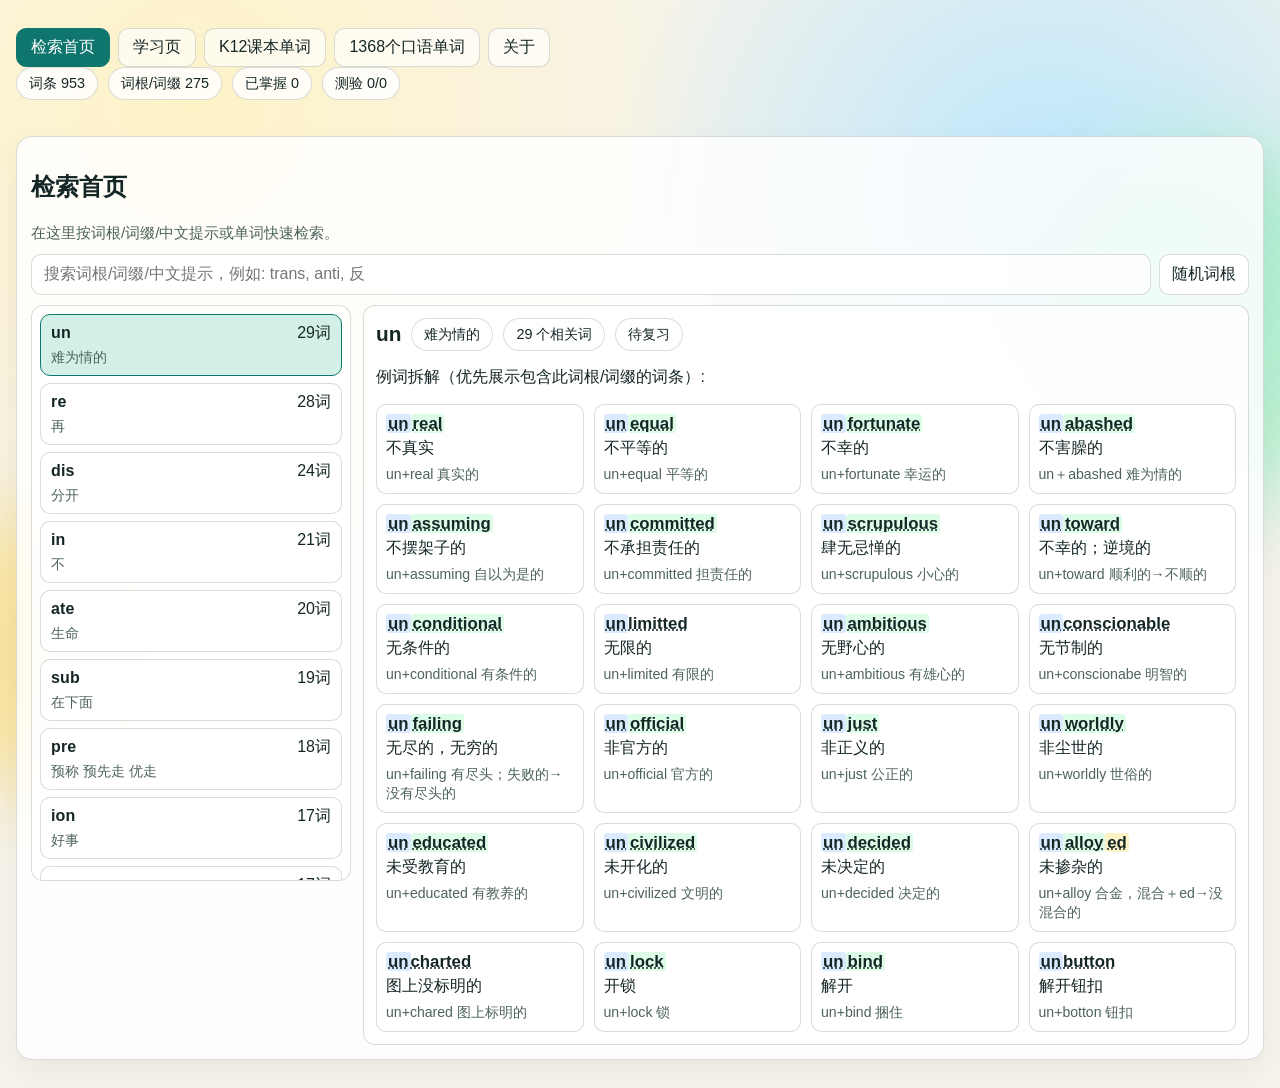
<file: index.html>
<!doctype html>
<html lang="zh-CN">

  <head>
    <meta charset="UTF-8" />
    <meta name="viewport" content="width=device-width, initial-scale=1.0" />
    <title>词根词缀记忆工坊</title>
    <link rel="stylesheet" href="./styles.css" />
  </head>

  <body>
    <div class="bg bg-a"></div>
    <div class="bg bg-b"></div>
    <header class="hero">
      <div class="tabs">
        <button class="tab active" data-tab="home">检索首页</button>
        <button class="tab" data-tab="learn">学习页</button>
        <button class="tab" data-tab="k12">K12课本单词</button>
        <button class="tab" data-tab="1368">1368个口语单词</button>
        <button class="tab" data-tab="about">关于</button>
      </div>
      <div class="stats" id="metaStats">
        <span>加载中...</span>
      </div>
    </header>

    <main class="app">
      <section class="panel active" id="panel-home">
        <h2>检索首页</h2>
        <p class="panel-sub">在这里按词根/词缀/中文提示或单词快速检索。</p>
        <div class="toolbar">
          <input type="search" id="rootSearch" placeholder="搜索词根/词缀/中文提示，例如: trans, anti, 反" />
          <button id="randomRoot">随机词根</button>
        </div>
        <div class="word-search-results" id="wordSearchResults"></div>
        <div class="map-layout">
          <aside class="root-list" id="rootList"></aside>
          <article class="root-detail" id="rootDetail">
            <h2>选择左侧词根查看详情</h2>
            <p>你可以先从高频词根开始，再结合例词做联想记忆。</p>
          </article>
        </div>
      </section>

      <section class="panel" id="panel-learn">
        <h2>学习页</h2>
        <p class="panel-sub">使用闪卡和选择题巩固词根词缀。按 <kbd>Space</kbd> 翻卡，<kbd>←</kbd><kbd>→</kbd> 切换，<kbd>Enter</kbd> 标记掌握。</p>
        <div class="learn-section-label">📇 闪卡复习</div>
        <div class="flash-wrap">
          <div class="flash-toolbar">
            <div class="flash-meta" id="flashMeta">闪卡准备中...</div>
            <label class="flash-filter-toggle">
              <input type="checkbox" id="flashFilterUnmastered" />
              仅显示未掌握
            </label>
          </div>
          <div class="flash-progress-bar" id="flashProgressBar">
            <div class="flash-progress-fill" id="flashProgressFill"></div>
          </div>
          <div class="flash-card" id="flashCard"></div>
          <div class="flash-actions">
            <button id="flashReveal">显示答案</button>
            <button id="flashAgain">再看一次</button>
            <button id="flashKnow">我记住了</button>
            <button id="flashNext">下一张</button>
          </div>
        </div>
        <div class="learn-divider"></div>
        <div class="learn-section-label">📝 选择题巩固</div>
        <div class="quiz-wrap">
          <div class="quiz-score" id="quizScore">正确率: 0 / 0</div>
          <div class="quiz-question" id="quizQuestion">题目加载中...</div>
          <div class="quiz-options" id="quizOptions"></div>
          <div class="quiz-feedback" id="quizFeedback"></div>
          <button id="nextQuiz">下一题</button>
        </div>
      </section>

      <section class="panel" id="panel-k12">
        <h2>K12课本单词</h2>
        <p class="panel-sub">选择学期和单元，使用闪卡背诵课本单词。</p>
        <div class="k12-toolbar">
          <select id="k12Semester">
            <option value="七上">七上</option>
            <option value="七下" selected>七下</option>
            <option value="八上">八上</option>
            <option value="八下">八下</option>
          </select>
          <div class="k12-units" id="k12Units">
            <label><input type="checkbox" value="all" checked /> 全选</label>
            <label><input type="checkbox" value="1" checked /> Unit1</label>
            <label><input type="checkbox" value="2" checked /> Unit2</label>
            <label><input type="checkbox" value="3" checked /> Unit3</label>
            <label><input type="checkbox" value="4" checked /> Unit4</label>
            <label><input type="checkbox" value="5" checked /> Unit5</label>
            <label><input type="checkbox" value="6" checked /> Unit6</label>
            <label><input type="checkbox" value="7" checked /> Unit7</label>
            <label><input type="checkbox" value="8" checked /> Unit8</label>
            <label><input type="checkbox" value="9" checked /> Unit9</label>
            <label><input type="checkbox" value="10" checked /> Unit10</label>
          </div>
        </div>
        <div class="k12-flash-area" id="k12FlashArea">
          <div class="k12-progress" id="k12Progress">0 / 0</div>
          <div class="k12-flashcard-container" id="k12CardContainer">
            <div class="k12-flashcard" id="k12Flashcard">
              <div class="k12-card-face k12-card-front">
                <div class="k12-chinese" id="k12Chinese">请选择学期和单元</div>
                <div class="k12-english-exp" id="k12Exp"></div>
                <div class="k12-hint">点击卡片翻面</div>
              </div>
              <div class="k12-card-face k12-card-back">
                <div class="k12-english-word" id="k12Word"></div>
                <div class="k12-example-sentence" id="k12Example"></div>
                <div class="k12-hint">点击卡片翻面</div>
              </div>
            </div>
          </div>
          <div class="k12-controls">
            <button id="k12Prev">上一张</button>
            <button id="k12Next">下一张</button>
            <button class="btn-shuffle" id="k12Shuffle">随机</button>
            <button id="k12Sequential">顺序</button>
          </div>
        </div>
      </section>

      <section class="panel" id="panel-1368">
        <h2>1368个口语单词</h2>
        <p class="panel-sub">选择场景，限时60秒说英语，AI用中文给出词汇、句型和语法反馈。</p>
        <div id="spc-app"></div>
      </section>

      <section class="panel" id="panel-about">
        <p class="eyebrow">Root & Affix Memory Lab</p>
        <h1>词根词缀记忆工坊</h1>
        <h2>关于</h2>
        <p class="panel-sub">
          综合英语记忆与口语训练工具，涵盖四大模块：
        </p>
        <ul class="panel-sub" style="margin:0 0 10px 20px;color:var(--muted);font-size:0.95rem;line-height:1.8">
          <li><strong>检索首页</strong> — 按词根/词缀/中文提示或单词快速检索，查看拆解联想与例词。</li>
          <li><strong>学习页</strong> — 闪卡复习词根词缀，选择题巩固记忆，追踪掌握进度。</li>
          <li><strong>K12课本单词</strong> — 按学期和单元筛选，翻转闪卡背诵人教版课本单词。</li>
          <li><strong>1368个口语单词</strong> — 48个学术访问场景，限时60秒口语挑战，支持语音识别与 AI 反馈（词汇覆盖、句型多样性、语法准确度）。</li>
        </ul>
        <p class="panel-sub">
          数据基于 PDF 自动抽取，口语反馈由 Google Gemini 提供（需配置 API Key，否则使用本地评分）。
        </p>
      </section>
    </main>

    <script src="./app.js"></script>
  </body>

</html>
</file>
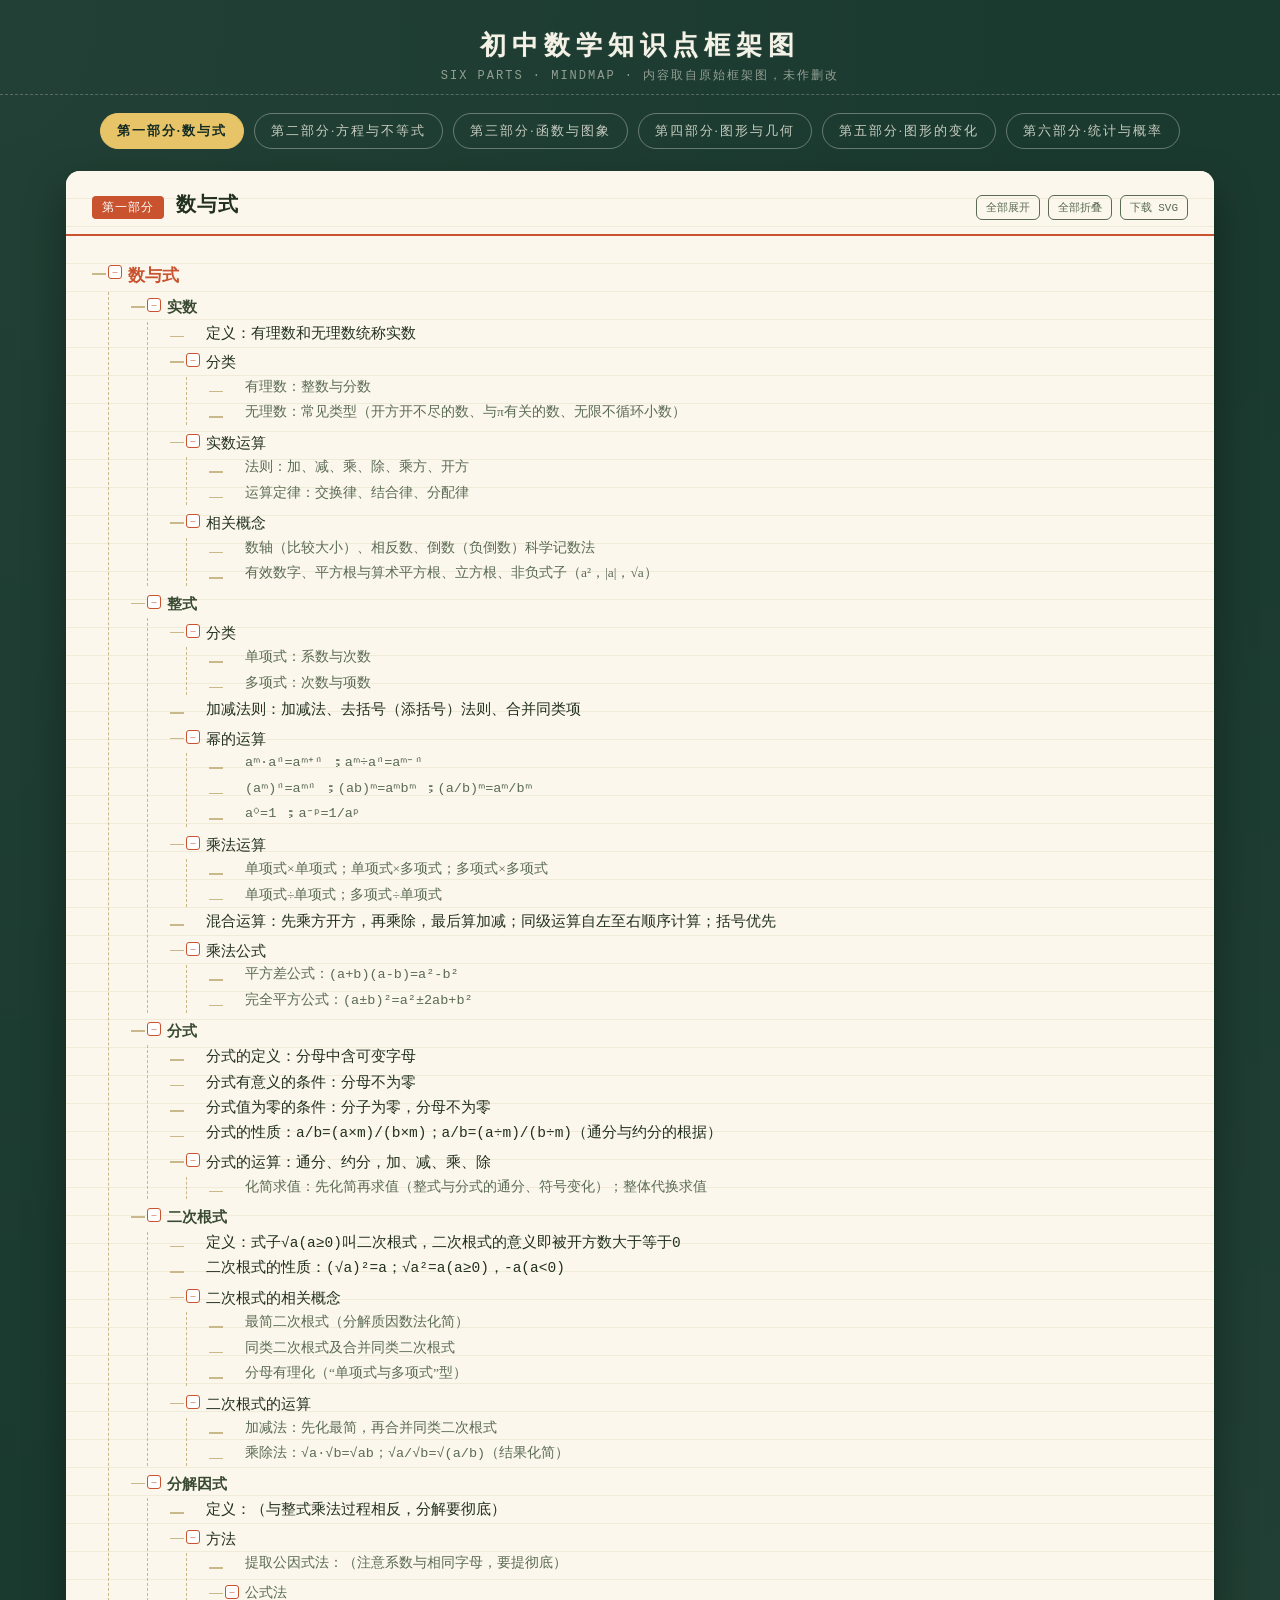
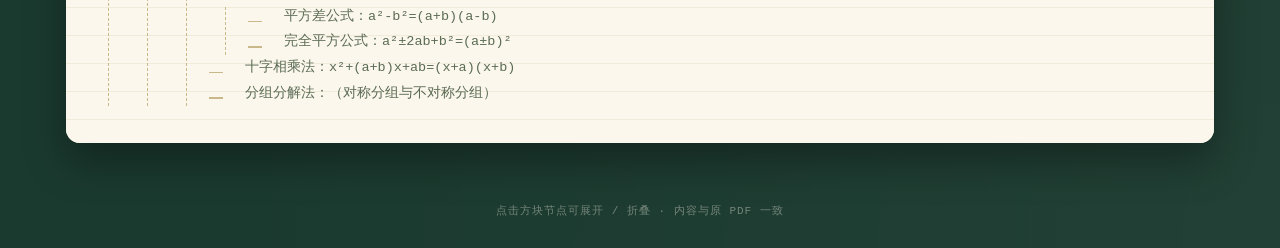
<file: middle-math-mindmap.html>
<!DOCTYPE html>
<html lang="zh-CN">
<head>
<meta charset="UTF-8">
<title>初中数学知识点框架图 · 思维导图</title>
<style id="page-style">
  :root{
    --board:#1B3A2F;
    --board-dark:#142B23;
    --paper:#FBF7EC;
    --paper-line:#E7DEC7;
    --ink:#22301F;
    --ink-soft:#5B6B54;
    --chalk-yellow:#E8C468;
    --chalk-white:#F4F1E6;
    font-family:"Noto Serif SC","Songti SC","STSong",serif;
  }
  *{box-sizing:border-box;}
  body{
    margin:0;
    background:var(--board);
    background-image:
      radial-gradient(ellipse at top left, rgba(255,255,255,0.03), transparent 60%),
      radial-gradient(ellipse at bottom right, rgba(255,255,255,0.03), transparent 60%);
    color:var(--chalk-white);
    min-height:100vh;
  }
  header{
    padding:28px 24px 10px;
    text-align:center;
    border-bottom:1px dashed rgba(244,241,230,0.25);
  }
  header h1{
    margin:0 0 4px;
    font-size:26px;
    letter-spacing:6px;
    font-weight:700;
    color:var(--chalk-white);
    text-shadow:0 0 1px rgba(244,241,230,0.4);
  }
  header p{
    margin:0;
    font-size:12px;
    letter-spacing:2px;
    color:rgba(244,241,230,0.55);
    font-family:ui-monospace,Menlo,monospace;
  }

  nav{
    display:flex;
    flex-wrap:wrap;
    justify-content:center;
    gap:10px;
    padding:18px 16px 4px;
  }
  nav button{
    appearance:none;
    border:1px solid rgba(244,241,230,0.35);
    background:transparent;
    color:rgba(244,241,230,0.8);
    padding:8px 16px;
    border-radius:999px;
    font-size:13px;
    letter-spacing:2px;
    cursor:pointer;
    font-family:inherit;
    transition:all .15s ease;
  }
  nav button:hover{
    border-color:var(--chalk-yellow);
    color:var(--chalk-yellow);
  }
  nav button.active{
    background:var(--chalk-yellow);
    border-color:var(--chalk-yellow);
    color:var(--board-dark);
    font-weight:700;
  }

  main{
    max-width:1180px;
    margin:18px auto 60px;
    padding:0 16px;
  }

  .panel{
    display:none;
    background:var(--paper);
    color:var(--ink);
    border-radius:14px;
    box-shadow:0 18px 40px rgba(0,0,0,0.35);
    overflow:hidden;
  }
  .panel.active{display:block;}

  .panel-head{
    padding:20px 26px 14px;
    border-bottom:2px solid var(--accent, #C9532F);
    display:flex;
    align-items:baseline;
    gap:12px;
    background:
      repeating-linear-gradient( var(--paper) 0px, var(--paper) 27px, var(--paper-line) 28px );
  }
  .panel-head .tag{
    font-family:ui-monospace,Menlo,monospace;
    font-size:12px;
    color:#fff;
    background:var(--accent,#C9532F);
    padding:3px 10px;
    border-radius:4px;
    letter-spacing:1px;
  }
  .panel-head h2{
    margin:0;
    font-size:20px;
    letter-spacing:1px;
  }
  .panel-toolbar{
    margin-left:auto;
    display:flex;
    gap:8px;
  }
  .panel-toolbar button{
    font-family:ui-monospace,Menlo,monospace;
    font-size:11px;
    border:1px solid var(--ink-soft);
    background:transparent;
    color:var(--ink-soft);
    padding:4px 9px;
    border-radius:6px;
    cursor:pointer;
  }
  .panel-toolbar button:hover{
    border-color:var(--accent,#C9532F);
    color:var(--accent,#C9532F);
  }

  .mindmap{
    padding:20px 26px 34px;
    background:
      repeating-linear-gradient( var(--paper) 0px, var(--paper) 27px, var(--paper-line) 28px );
    font-size:14.5px;
    line-height:1.55;
  }

  ul.tree{
    list-style:none;
    margin:0;
    padding-left:22px;
    border-left:1.5px dashed #C9B98A;
  }
  .mindmap > ul.tree{
    border-left:none;
    padding-left:0;
  }
  ul.tree li{
    position:relative;
    margin:3px 0;
    padding-left:16px;
  }
  ul.tree li::before{
    content:"";
    position:absolute;
    left:0;
    top:14px;
    width:14px;
    height:1.5px;
    background:#C9B98A;
  }
  .node{
    display:inline-flex;
    align-items:flex-start;
    gap:6px;
    cursor:default;
  }
  .node .twist{
    flex:0 0 auto;
    width:14px;
    height:14px;
    margin-top:2px;
    border-radius:3px;
    border:1px solid var(--accent,#C9532F);
    color:var(--accent,#C9532F);
    font-size:10px;
    line-height:12px;
    text-align:center;
    cursor:pointer;
    user-select:none;
    background:#fff;
  }
  .node .twist.leaf{
    visibility:hidden;
  }
  .node .label{
    color:var(--ink);
  }
  .lvl-0 > .node .label{
    font-weight:700;
    font-size:17px;
    color:var(--accent,#C9532F);
  }
  .lvl-1 > .node .label{
    font-weight:700;
    color:#3A4A32;
  }
  .lvl-2 > .node .label{
    color:var(--ink);
  }
  .lvl-3 > .node .label, .lvl-4 > .node .label{
    color:var(--ink-soft);
    font-size:13.5px;
  }
  .formula{
    font-family:ui-monospace,"Cambria Math",monospace;
  }
  ul.tree.collapsed{
    display:none;
  }

  footer{
    text-align:center;
    color:rgba(244,241,230,0.4);
    font-size:11px;
    padding:0 0 30px;
    font-family:ui-monospace,Menlo,monospace;
    letter-spacing:1px;
  }
</style>
</head>
<body>

<header>
  <h1>初中数学知识点框架图</h1>
  <p>SIX PARTS · MINDMAP · 内容取自原始框架图，未作删改</p>
</header>

<nav id="tabs"></nav>

<main id="panels"></main>

<footer>点击方块节点可展开 / 折叠 · 内容与原 PDF 一致</footer>

<script>
/* ---------- 数据：与 PDF 原文一一对应，未修改内容，仅按缩进层级重新组织 ---------- */

const PARTS = [
{
  id:"p1", short:"第一部分", title:"数与式", accent:"#C9532F",
  data:{ label:"数与式", children:[
    { label:"实数", children:[
      { label:"定义：有理数和无理数统称实数" },
      { label:"分类", children:[
        { label:"有理数：整数与分数" },
        { label:"无理数：常见类型（开方开不尽的数、与π有关的数、无限不循环小数）" },
      ]},
      { label:"实数运算", children:[
        { label:"法则：加、减、乘、除、乘方、开方" },
        { label:"运算定律：交换律、结合律、分配律" },
      ]},
      { label:"相关概念", children:[
        { label:"数轴（比较大小）、相反数、倒数（负倒数）科学记数法" },
        { label:"有效数字、平方根与算术平方根、立方根、非负式子（a²，|a|，√a）" },
      ]},
    ]},
    { label:"整式", children:[
      { label:"分类", children:[
        { label:"单项式：系数与次数" },
        { label:"多项式：次数与项数" },
      ]},
      { label:"加减法则：加减法、去括号（添括号）法则、合并同类项" },
      { label:"幂的运算", children:[
        { label:"aᵐ·aⁿ=aᵐ⁺ⁿ ；aᵐ÷aⁿ=aᵐ⁻ⁿ", f:true },
        { label:"(aᵐ)ⁿ=aᵐⁿ ；(ab)ᵐ=aᵐbᵐ ；(a/b)ᵐ=aᵐ/bᵐ", f:true },
        { label:"a⁰=1 ；a⁻ᵖ=1/aᵖ", f:true },
      ]},
      { label:"乘法运算", children:[
        { label:"单项式×单项式；单项式×多项式；多项式×多项式" },
        { label:"单项式÷单项式；多项式÷单项式" },
      ]},
      { label:"混合运算：先乘方开方，再乘除，最后算加减；同级运算自左至右顺序计算；括号优先" },
      { label:"乘法公式", children:[
        { label:"平方差公式：(a+b)(a-b)=a²-b²", f:true },
        { label:"完全平方公式：(a±b)²=a²±2ab+b²", f:true },
      ]},
    ]},
    { label:"分式", children:[
      { label:"分式的定义：分母中含可变字母" },
      { label:"分式有意义的条件：分母不为零" },
      { label:"分式值为零的条件：分子为零，分母不为零" },
      { label:"分式的性质：a/b=(a×m)/(b×m)；a/b=(a÷m)/(b÷m)（通分与约分的根据）", f:true },
      { label:"分式的运算：通分、约分，加、减、乘、除", children:[
        { label:"化简求值：先化简再求值（整式与分式的通分、符号变化）；整体代换求值" },
      ]},
    ]},
    { label:"二次根式", children:[
      { label:"定义：式子√a(a≥0)叫二次根式，二次根式的意义即被开方数大于等于0", f:true },
      { label:"二次根式的性质：(√a)²=a；√a²=a(a≥0)，-a(a<0)", f:true },
      { label:"二次根式的相关概念", children:[
        { label:"最简二次根式（分解质因数法化简）" },
        { label:"同类二次根式及合并同类二次根式" },
        { label:"分母有理化（“单项式与多项式”型）" },
      ]},
      { label:"二次根式的运算", children:[
        { label:"加减法：先化最简，再合并同类二次根式" },
        { label:"乘除法：√a·√b=√ab；√a/√b=√(a/b)（结果化简）", f:true },
      ]},
    ]},
    { label:"分解因式", children:[
      { label:"定义：（与整式乘法过程相反，分解要彻底）" },
      { label:"方法", children:[
        { label:"提取公因式法：（注意系数与相同字母，要提彻底）" },
        { label:"公式法", children:[
          { label:"平方差公式：a²-b²=(a+b)(a-b)", f:true },
          { label:"完全平方公式：a²±2ab+b²=(a±b)²", f:true },
        ]},
        { label:"十字相乘法：x²+(a+b)x+ab=(x+a)(x+b)", f:true },
        { label:"分组分解法：（对称分组与不对称分组）" },
      ]},
    ]},
  ]}
},

{
  id:"p2", short:"第二部分", title:"方程与不等式", accent:"#2E6E5E",
  data:{ label:"方程与不等式", children:[
    { label:"方程", children:[
      { label:"一元一次方程", children:[
        { label:"定义与解" },
        { label:"解法步骤：去分母、去括号、移项、合并同类项、系数化为1" },
        { label:"应用：确定类型、找出关键量、数量关系" },
      ]},
      { label:"二元一次方程（组）", children:[
        { label:"定义与解" },
        { label:"解法：代入消元法、加减消元法" },
        { label:"简单的三元一次方程组" },
        { label:"简单的二元二次方程组" },
      ]},
      { label:"一元二次方程", children:[
        { label:"定义与判别式(Δ=b²-4ac)", f:true },
        { label:"解法：直接开平方法、配方法、求根公式法、因式分解法" },
      ]},
      { label:"分式方程", children:[
        { label:"定义与根（增根）" },
        { label:"解法：去分母化为整式方程，解整式方程，验根" },
      ]},
      { label:"方程的应用", children:[
        { label:"类型", children:[
          { label:"1. 行程问题" },
          { label:"2. 工程（效）问题" },
          { label:"3. 增长率问题：（增长率与负增长率）" },
          { label:"4. 数字问题：（数位变化）" },
          { label:"5. 图形问题：（周长与面积（等积变换））" },
          { label:"6. 销售问题：（利润与利率）" },
          { label:"7. 储蓄问题：（利息、本息和、利息税）" },
          { label:"8. 分配与方案问题" },
        ]},
        { label:"常用方法", children:[
          { label:"1. 线段图示法" },
          { label:"2. 列表法" },
          { label:"3. 直观模型法" },
        ]},
      ]},
    ]},
    { label:"不等式（组）", children:[
      { label:"一元一次不等式", children:[
        { label:"一般不等式解法" },
        { label:"条件不等式解法" },
      ]},
      { label:"一元一次不等式组", children:[
        { label:"解法：（借助数轴）" },
        { label:"应用", children:[
          { label:"1. 不等式与不等式" },
          { label:"2. 不等式与方程" },
          { label:"3. 不等式与函数" },
          { label:"4. 最佳方案问题" },
          { label:"5. 最后一个分配问题" },
        ]},
      ]},
    ]},
  ]}
},

{
  id:"p3", short:"第三部分", title:"函数与图象", accent:"#2A5B8C",
  data:{ label:"函数", children:[
    { label:"直角坐标系", children:[
      { label:"①各象限内点的特点" },
      { label:"②坐标轴上点的特点：x轴：纵坐标y=0；y轴：横坐标x=0", f:true },
      { label:"③平行于x轴、y轴的线段长度的求法（大坐标减小坐标）" },
      { label:"④不共线的几点围成的多边形的面积求法（割补法）" },
      { label:"⑤对称点的坐标：关于x轴对称(x相同，y相反)；关于y轴对称(x相反，y相同)；关于原点O对称(x,y都相反)", f:true },
    ]},
    { label:"一次函数", children:[
      { label:"函数表达式", children:[
        { label:"正比例函数：y=kx(k≠0)（一点求解析式）", f:true, children:[
          { label:"一、三象限角平分线：y=x", f:true },
          { label:"二、四象限角平分线：y=-x", f:true },
        ]},
        { label:"一次函数：y=kx+b(k≠0)（两点求解析式）", f:true },
      ]},
      { label:"增减性：y=kx与y=kx+b增减性一样，k>0时，x增大y增大；k<0，x增大y减小", f:true },
      { label:"平移性：y=kx+b可由y=kx上下平移而来；若y=k₁x+b₁与y=k₂x+b₂平行，则k₁=k₂，b₁≠b₂", f:true },
      { label:"垂直性：若y=k₁x+b₁与y=k₂x+b₂垂直，则k₁·k₂=-1", f:true },
      { label:"求交点：（联立函数表达式解方程组）" },
      { label:"正负性：观察图像y>0与y<0时，x的取值范围（图像在x轴上方或下方时，x的取值范围）", f:true },
    ]},
    { label:"反比例函数", children:[
      { label:"表达式：y=k/x(k≠0)（一点求解析式）", f:true },
      { label:"性质", children:[
        { label:"①区域性：k>0时，图像在一、三象限；k<0时，图像在二、四象限", f:true },
        { label:"②增减性：k>0时，每个象限内y随x增大而减小；k<0时，每个象限内y随x增大而减小", f:true },
        { label:"③恒值性：（图形面积与k值有关）" },
        { label:"④对称性：既是轴对称图形，又是中心对称图形" },
      ]},
      { label:"求交点：（联立函数表达式解方程组求交点坐标，还可由图像比较函数的大小）" },
    ]},
    { label:"二次函数", children:[
      { label:"表达式", children:[
        { label:"①一般式：y=ax²+bx+c，其中(a≠0)", f:true },
        { label:"②顶点式：y=a(x-k)²+h，其中(a≠0)，(k,h)为抛物线顶点坐标", f:true },
        { label:"③交点式：y=a(x-x₁)(x-x₂)，其中(a≠0)，x₁、x₂是函数图象与x轴交点的横坐标", f:true },
      ]},
      { label:"性质", children:[
        { label:"①开口方向与大小：a>0向上，a<0向下；|a|越大，开口越大；|a|越小，开口越小", f:true },
        { label:"②对称性：对称轴直线x=-b/2a", f:true },
        { label:"③增减性：a>0时，对称轴左侧x增大y减小、右侧x增大y增大；a<0时，对称轴左侧x增大y增大、右侧x增大y减小", f:true },
        { label:"④顶点坐标：(-b/2a, (4ac-b²)/4a)", f:true },
        { label:"⑤最值：a>0时，x=-b/2a，y最小值=(4ac-b²)/4a；a<0时，x=-b/2a，y最大值=(4ac-b²)/4a", f:true },
      ]},
      { label:"示意图：画示意图五要素（开口方向、顶点、对称轴、与x、y交点坐标）" },
      { label:"符号判断", children:[
        { label:"a与c：开口方向确定a的符号，抛物线与y轴交点纵坐标确定c的值" },
        { label:"b的符号：b的符号由a与对称轴位置有关：左同右异" },
        { label:"Δ=b²-4ac：Δ>0与x轴有两个交点；Δ=0与x轴有两个交点；Δ<0与x轴无交点", f:true },
        { label:"a+b+c：当x=1时，y=a+b+c的值", f:true },
        { label:"a-b+c：当x=-1时，y=a-b+c的值", f:true },
      ]},
    ]},
    { label:"函数应用", children:[
      { label:"①求函数表达式" },
      { label:"②求交点坐标" },
      { label:"③求围成的图形的面积(巧设坐标)" },
      { label:"④比较函数的大小" },
    ]},
  ]}
},

{
  id:"p4", short:"第四部分", title:"图形与几何", accent:"#8C4A2A",
  data:{ label:"图形与几何", children:[
    { label:"几何初步", children:[
      { label:"线", children:[
        { label:"直线：两点确定一条直线" },
        { label:"射线" },
        { label:"线段：两点之间线段最短，（点到直线的距离，平行线间的距离）" },
      ]},
      { label:"角", children:[
        { label:"角的分类：锐角、直角、钝角、平角、周角" },
        { label:"角的度量与比较：1°=60′，1′=60″", f:true },
        { label:"余角与补角的性质：同角的余角（补角）相等，等角的余角（补角）相等" },
        { label:"角的位置关系：同位角、内错角、同旁内角、对顶角、邻补角" },
      ]},
      { label:"相交线", children:[
        { label:"对顶角：对顶角相等" },
        { label:"垂线：定义，垂直的判定，垂线段最短" },
      ]},
      { label:"平行线", children:[
        { label:"定义：在同一平面内，不相交的两条直线叫平行线" },
        { label:"性质：两直线平行，同位角相等、内错角相等、同旁内角互补" },
        { label:"判定", children:[
          { label:"同位角相等或内错角相等或同旁内角互补，两直线平行" },
          { label:"平行于同一条直线的两条直线平行" },
          { label:"平面内，垂直于同一条直线的两直线平行" },
        ]},
      ]},
    ]},
    { label:"三角函数", children:[
      { label:"定义：在Rt△ABC中，sinα=α的对边/斜边，cosα=α的邻边/斜边，tanα=α的对边/α的邻边", f:true },
      { label:"特殊三角函数值", children:[
        { label:"sin30°=1/2，cos30°=√3/2，tan30°=√3/3", f:true },
        { label:"sin45°=√2/2，cos45°=√2/2，tan45°=1", f:true },
        { label:"sin60°=√3/2，cos60°=1/2，tan60°=√3", f:true },
      ]},
      { label:"应用：要构造Rt△，才能使用三角函数" },
    ]},
    { label:"三角形", children:[
      { label:"分类", children:[
        { label:"按边分类：不等边三角形、等腰三角形、等边三角形" },
        { label:"按角分类：锐角三角形、直角三角形、钝角三角形" },
      ]},
      { label:"边", children:[
        { label:"三边关系：两边之和大于第三边，两边之差小于第三边" },
        { label:"面积与周长：C=a+b+c，S=½底×高", f:true },
      ]},
      { label:"角", children:[
        { label:"三角形的内角和等于180度，外角和等于360度" },
        { label:"三角形的一个外角等于不相邻的两内角之和" },
        { label:"三角形的一个外角大于任何一个不相邻的内角" },
      ]},
      { label:"线段", children:[
        { label:"中线：一条中线平分三角形的面积" },
        { label:"角平分线", children:[
          { label:"性质：角平分线上的点到角两边的距离相等" },
          { label:"判定：到角两边的距离相等的点在角的平分线上" },
          { label:"内心：三角形三条角平分线的交点，到三边距离相等" },
        ]},
        { label:"高：高的作法及高的位置（可以在三角形的内部、边上、外部）" },
        { label:"中位线：三角形的中位线平行于第三边且等于第三边的一半" },
        { label:"中垂线", children:[
          { label:"性质：线段垂直平分线上的点到线段两端点的距离相等" },
          { label:"判定：到线段两端点的距离相等的点在线段的垂直平分线上" },
          { label:"外心：三角形三边垂直平分线的交点，到三个顶点的距离相等" },
        ]},
      ]},
      { label:"等腰三角形", children:[
        { label:"性质", children:[
          { label:"等腰三角形的两腰相等、两底角相等，具有三线合一性质，是轴对称图形" },
          { label:"等边三角形的三边上均有三线合一，三边相等，三角形每个角都是60度" },
        ]},
        { label:"判定", children:[
          { label:"有两边相等的三角形是等腰三角形" },
          { label:"有两角相等的三角形是等腰三角形" },
          { label:"有一个角为60度的等腰三角形是等边三角形" },
          { label:"有两个角是60度的三角形是等边三角形" },
        ]},
      ]},
      { label:"直角三角形", children:[
        { label:"性质", children:[
          { label:"一个角是直角或两个锐角互余" },
          { label:"直角三角形斜边上的中线等于斜边的一半" },
          { label:"直角三角形中，30°的锐角所对的直角边等于斜边的一半", f:true },
          { label:"勾股定理：两直角边的平方和等于斜边的平方" },
        ]},
        { label:"判定", children:[
          { label:"证一个角是直角或两个角互余" },
          { label:"有一边上的中线等于这边的一半的三角形是直角三角形" },
          { label:"勾股定理的逆定理：若a²+b²=c²，则∠C=90°", f:true },
        ]},
      ]},
      { label:"全等三角形", children:[
        { label:"性质", children:[
          { label:"全等三角形的对应边相等，对应角相等，周长、面积也相等" },
          { label:"全等三角形对应线段（角平分线、中线、高、中位线等）相等" },
        ]},
        { label:"判定：ASA，SAS，AAS，SSS，HL", f:true },
      ]},
    ]},
    { label:"四边形", children:[
      { label:"多边形：多边形的内角和为（n-2）·180°，外角和为360°", f:true },
      { label:"梯形", children:[
        { label:"定义：一组对边平行而另一组对边不平行的四边形叫做梯形" },
        { label:"特殊梯形", children:[
          { label:"直角梯形" },
          { label:"等腰梯形", children:[
            { label:"性质：两腰相等、对角线相等，同一底上的两角相等" },
            { label:"判定", children:[
              { label:"两腰相等的梯形是等腰梯形" },
              { label:"对角线相等的梯形是等腰梯形" },
              { label:"同一底上的两角相等的梯形是等腰梯形" },
            ]},
          ]},
        ]},
      ]},
      { label:"平行四边形", children:[
        { label:"性质：平行四边形的两组对边分别平行且相等；两组对角分别相等；两条对角线互相平分" },
        { label:"判定", children:[
          { label:"两组对边分别平行" },
          { label:"一组对边平行且相等" },
          { label:"两组对边分别相等⇒的四边形是平行四边形", f:true },
          { label:"两组对角分别相等" },
          { label:"对角线互相平分" },
        ]},
      ]},
      { label:"矩形", children:[
        { label:"性质：共性：具有平行四边形的所有性质；个性：对角线相等，四个角都是直角" },
        { label:"判定", children:[
          { label:"先证平行四边形，再证有一个直角" },
          { label:"先证平行四边形，再证对角线相等" },
          { label:"三个角是直角的四边形是矩形" },
        ]},
      ]},
      { label:"菱形", children:[
        { label:"性质：共性：具有平行四边形的所有性质；个性：对角线互相垂直且每条对角线平分一组对角，四条边相等" },
        { label:"判定", children:[
          { label:"先证平行四边形，再证对角线互相垂直" },
          { label:"先证平行四边形，再证一组邻边相等" },
          { label:"四条边都相等的四边形是菱形" },
        ]},
      ]},
      { label:"正方形", children:[
        { label:"性质：具有平行四边形、矩形、菱形的所有性质" },
        { label:"判定", children:[
          { label:"证平行四边形→矩形→正方形", f:true },
          { label:"证平行四边形→菱形→正方形", f:true },
        ]},
      ]},
      { label:"面积求法", children:[
        { label:"梯形：S=½（上底+下底）×高=中位线×高", f:true },
        { label:"平行四边形：S=底×高", f:true },
        { label:"矩形：S=长×宽", f:true },
        { label:"菱形：S=底×高=对角线乘积的一半", f:true },
        { label:"正方形：S=边长×边长=对角线乘积的一半", f:true },
      ]},
    ]},
    { label:"圆", children:[
      { label:"点与圆的三种位置关系", children:[
        { label:"点在圆外：d>r", f:true },
        { label:"点在圆上：d=r", f:true },
        { label:"点在圆内：d<r", f:true },
      ]},
      { label:"圆的轴对称性", children:[
        { label:"弓形计算：（弦、弦心距、半径、拱高）之间的关系" },
        { label:"垂径定理", children:[
          { label:"定理：垂直于弦的直径平分弦，并且平分弦所对的两条弧" },
          { label:"推论：平分弦（不是直径）的直径垂直于弦，并且平分弦所对的弧" },
        ]},
      ]},
      { label:"圆的中心对称性", children:[
        { label:"五组量的关系：在同圆或等圆中，两条弧、两条弦、两个圆心角、两个圆周角、两条弦心距中有一组量相等，则其余的各组量也分别相等" },
        { label:"圆周角与圆心角", children:[
          { label:"同弧所对的圆周角是它所对圆心角的一半" },
          { label:"半圆（或直径）所对的圆周角是90°", f:true },
          { label:"90°的圆周角所对的弦是直径，所对的弧是半圆", f:true },
        ]},
        { label:"相交线定理：圆中两弦AB、CD相交于P点，则PA·PB=PC·PD", f:true },
        { label:"圆中两条平行弦所夹的弧相等" },
      ]},
      { label:"直线和圆的位置关系", children:[
        { label:"直线和圆的三种位置关系", children:[
          { label:"相离：d>r", f:true },
          { label:"相切：d=r（距离法）", f:true },
          { label:"相交：d<r", f:true },
        ]},
        { label:"圆的切线", children:[
          { label:"性质：圆的切线垂直于过切点的直径（或半径）" },
          { label:"判定：经过半径的外端且垂直于这条半径的直线是圆的切线" },
        ]},
        { label:"弦切角：弦切角等于它所夹的弧对的圆周角" },
        { label:"切线长定理：如图，PA=PB，PO平分∠APB", f:true },
        { label:"切割线定理：如图，PA²=PC·PD", f:true },
        { label:"外心与内心" },
      ]},
      { label:"圆和圆的位置关系", children:[
        { label:"相离：外离（d>R+r），内含（d<R-r）", f:true },
        { label:"相切：外切（d=R+r），内切（d=R-r）", f:true },
        { label:"相交：R-r<d<R+r", f:true },
      ]},
      { label:"圆的有关计算", children:[
        { label:"弧长公式：l弧长=(n/360)×2πr=nπr/180", f:true },
        { label:"扇形面积公式：S=(n/360)×πr²=½·l弧长·r", f:true },
        { label:"圆锥的侧面积：S侧=½·2πr·l=πrl（r为底面圆的半径，l为母线）", f:true },
        { label:"圆锥的全面积：S全=πr²+πrl", f:true },
      ]},
    ]},
  ]}
},

{
  id:"p5", short:"第五部分", title:"图形的变化", accent:"#6B4A8C",
  data:{ label:"图形的变化", children:[
    { label:"轴对称", children:[
      { label:"轴对称（折叠）", children:[
        { label:"①轴对称指两个图形之间的关系，它们全等" },
        { label:"②对应点的连线段被对称轴垂直平分" },
        { label:"③对应线段所在的直线相交于对称轴上一点（或平行）" },
        { label:"④图形折叠后常用勾股定理求线段长" },
      ]},
      { label:"轴对称图形", children:[
        { label:"①指一个图形" },
        { label:"②轴对称图形被对称轴分成的两部分全等" },
      ]},
    ]},
    { label:"平移", children:[
      { label:"①平移前后两个图形全等" },
      { label:"②平移前后对应点的连线段相等且平行（或共线）" },
      { label:"③平移前后的对应角相等，对应线段相等且平行（或共线）" },
      { label:"④平移的两个要素：平移方向、平移距离" },
    ]},
    { label:"旋转", children:[
      { label:"①旋转前后的两个图形全等" },
      { label:"②旋转前后对应点与旋转中心的连线段相等，且它们的夹角等于旋转角" },
      { label:"③旋转前后对应角相等，对应线段相等" },
      { label:"④旋转的三要素：旋转中心、旋转方向、旋转角" },
    ]},
    { label:"视图与投影", children:[
      { label:"视图的画法", children:[
        { label:"①大小、比例要适中" },
        { label:"②实线、虚线要画清" },
      ]},
      { label:"投影", children:[
        { label:"平行投影：平行光线下的投影，物体平行影子平行或共线" },
        { label:"中心投影：点光源射出的光线下的投影，影子不平行" },
        { label:"视点、视线、盲区" },
        { label:"投影的计算：画好图形，相似三角形性质的应用" },
      ]},
    ]},
    { label:"相似形", children:[
      { label:"比例的性质", children:[
        { label:"基本性质：a/b=c/d ⇔ ad=bc", f:true },
        { label:"合比性质：a/b=c/d ⇒ (a±b)/b=(c±d)/d", f:true },
        { label:"等比性质：a/b=c/d=…=m/n=k ⇒ (a+b+…+m)/(b+d+…+n)=k，（条件b+d+…+n≠0）", f:true },
      ]},
      { label:"黄金分割：线段AB被点C分成AC、BC两线段（AC>BC），满足AC²=BC·AB，则点C为AB的一个黄金分割点", f:true },
      { label:"相似图形", children:[
        { label:"相似多边形", children:[
          { label:"性质：相似多边形的对应边成比例、对应角相等" },
          { label:"判定：全部的对应边成比例、对应角相等" },
        ]},
        { label:"相似三角形", children:[
          { label:"性质", children:[
            { label:"①对应角相等、对应边成比例" },
            { label:"②对应线段（中线、高、角平分线、周长）的比等于相似比" },
            { label:"③面积的比等于相似比的平方" },
          ]},
          { label:"判定", children:[
            { label:"①有两个角相等的两个三角形相似" },
            { label:"②两边对应成比例且夹角相等的两个三角形相似" },
            { label:"③三边对应成比例的两个三角形相似" },
            { label:"④有一条直角边与斜边对应成比例的两个直角三角形相似" },
          ]},
          { label:"射影定理：在Rt△ABC中，∠C=90°，CD⊥AB，则AC²=AD·AB，BC²=BD·AB，CD²=AD·BD（如图）", f:true },
        ]},
      ]},
      { label:"位似图形", children:[
        { label:"①位似图形是一种特殊的相似图形，具有相似图形的一切性质" },
        { label:"②位似图形对应点所确定的直线过位似中心" },
        { label:"③通过位似可以将图形放大或缩小" },
      ]},
    ]},
  ]}
},

{
  id:"p6", short:"第六部分", title:"统计与概率", accent:"#B0562C",
  data:{ label:"统计与概率", children:[
    { label:"两查", children:[
      { label:"普查：总体与个体（研究对象→中心词）", f:true },
      { label:"抽样调查：样本与容量（无单位的数量）" },
    ]},
    { label:"三图", children:[
      { label:"折线图（发展趋势与波动性→横纵轴坐标单位长度要统一）", f:true },
      { label:"条形图（纵坐标起点为零→高度之比等于频数或频率之比）", f:true },
      { label:"扇形图（知道各量的百分比→可用加权平均数求平均值）", f:true },
    ]},
    { label:"三数", children:[
      { label:"平均数", children:[
        { label:"算术平均数" },
        { label:"参照平均数" },
        { label:"加权平均数" },
      ]},
      { label:"众数(可能不止一个)" },
      { label:"中位数（排序、定位）" },
    ]},
    { label:"三差", children:[
      { label:"方差：s²=(1/n)[(x̄-x₁)²+(x̄-x₂)²+…+(x̄-xₙ)²]", f:true },
      { label:"（一组数据整体被扩大n倍，平均数扩大n倍，方差扩大n²倍）；（一组数据整体被增加m，平均数增加m，方差不变）", f:true },
      { label:"标准差：方差的算术平方根s" },
      { label:"极差：最大数与最小数之差" },
      { label:"（方差与标准差均衡量数据的波动性，方差越小波动越小）" },
    ]},
    { label:"事件", children:[
      { label:"确定事件", children:[
        { label:"必然事件：（概率为1）" },
        { label:"不可能事件：（概率为0）" },
      ]},
      { label:"不确定事件：（概率在0与1之间）" },
    ]},
    { label:"两率", children:[
      { label:"频率：（试验值，多次试验后频率会接近理论概率）" },
      { label:"概率：求法", children:[
        { label:"比例法（数量之比、面积之比等）" },
        { label:"列表法（返回与不返回的两步实验求概率）" },
        { label:"树状图（返回与不返回的两步或两步以上的试验求概率）" },
      ]},
    ]},
  ]}
},
];

/* ---------- 渲染逻辑 ---------- */

function renderNode(node, level){
  const li = document.createElement("li");
  li.className = "lvl-" + level;

  const wrap = document.createElement("div");
  wrap.className = "node";

  const twist = document.createElement("span");
  twist.className = "twist" + (node.children && node.children.length ? "" : " leaf");
  twist.textContent = node.children && node.children.length ? "–" : "";

  const label = document.createElement("span");
  label.className = "label" + (node.f ? " formula" : "");
  label.textContent = node.label;

  wrap.appendChild(twist);
  wrap.appendChild(label);
  li.appendChild(wrap);

  if(node.children && node.children.length){
    const ul = document.createElement("ul");
    ul.className = "tree";
    node.children.forEach(child => ul.appendChild(renderNode(child, level+1)));
    li.appendChild(ul);

    twist.addEventListener("click", () => {
      const collapsed = ul.classList.toggle("collapsed");
      twist.textContent = collapsed ? "+" : "–";
    });
  }

  return li;
}

function buildPanel(part){
  const panel = document.createElement("div");
  panel.className = "panel";
  panel.id = "panel-" + part.id;
  panel.style.setProperty("--accent", part.accent);

  const head = document.createElement("div");
  head.className = "panel-head";
  head.innerHTML = `<span class="tag">${part.short}</span><h2>${part.title}</h2>`;

  const toolbar = document.createElement("div");
  toolbar.className = "panel-toolbar";
  const expandBtn = document.createElement("button");
  expandBtn.textContent = "全部展开";
  const collapseBtn = document.createElement("button");
  collapseBtn.textContent = "全部折叠";
  const svgBtn = document.createElement("button");
  svgBtn.textContent = "下载 SVG";
  toolbar.appendChild(expandBtn);
  toolbar.appendChild(collapseBtn);
  toolbar.appendChild(svgBtn);
  head.appendChild(toolbar);

  const body = document.createElement("div");
  body.className = "mindmap";
  const rootUl = document.createElement("ul");
  rootUl.className = "tree";
  rootUl.appendChild(renderNode(part.data, 0));
  body.appendChild(rootUl);

  expandBtn.addEventListener("click", () => {
    body.querySelectorAll("ul.tree.collapsed").forEach(u => u.classList.remove("collapsed"));
    body.querySelectorAll(".twist:not(.leaf)").forEach(t => t.textContent = "–");
  });
  collapseBtn.addEventListener("click", () => {
    body.querySelectorAll(".mindmap > ul.tree > li > ul.tree").forEach(u => {}); // no-op guard
    body.querySelectorAll("ul.tree").forEach(u => {
      if(u !== rootUl) u.classList.add("collapsed");
    });
    body.querySelectorAll(".twist:not(.leaf)").forEach(t => t.textContent = "+");
  });

  svgBtn.addEventListener("click", () => exportSVG(part, body));

  panel.appendChild(head);
  panel.appendChild(body);
  return panel;
}

/* ---------- 导出为 SVG ---------- */

function exportSVG(part, mindmapEl){
  const width  = Math.max(mindmapEl.scrollWidth, mindmapEl.clientWidth) + 20;
  const height = Math.max(mindmapEl.scrollHeight, mindmapEl.clientHeight) + 20;

  const styleText = document.getElementById("page-style").textContent;
  const clone = mindmapEl.cloneNode(true);
  clone.style.width = width + "px";

  const xhtmlDiv =
    '<div xmlns="http://www.w3.org/1999/xhtml" style="width:' + width + 'px;box-sizing:border-box;">' +
      '<style>' + styleText + '</style>' +
      clone.outerHTML +
    '</div>';

  const svgMarkup =
    '<svg xmlns="http://www.w3.org/2000/svg" width="' + width + '" height="' + height + '" ' +
    'viewBox="0 0 ' + width + ' ' + height + '">' +
      '<rect x="0" y="0" width="' + width + '" height="' + height + '" fill="#FBF7EC"/>' +
      '<foreignObject x="0" y="0" width="' + width + '" height="' + height + '">' +
        xhtmlDiv +
      '</foreignObject>' +
    '</svg>';

  const blob = new Blob([svgMarkup], {type:"image/svg+xml;charset=utf-8"});
  const url = URL.createObjectURL(blob);
  const a = document.createElement("a");
  a.href = url;
  a.download = part.short + "_" + part.title + "_思维导图.svg";
  document.body.appendChild(a);
  a.click();
  document.body.removeChild(a);
  setTimeout(() => URL.revokeObjectURL(url), 2000);
}

const tabsEl = document.getElementById("tabs");
const panelsEl = document.getElementById("panels");

PARTS.forEach((part, i) => {
  const btn = document.createElement("button");
  btn.textContent = part.short + "·" + part.title;
  btn.addEventListener("click", () => activate(part.id));
  tabsEl.appendChild(btn);
  part._tabBtn = btn;

  const panel = buildPanel(part);
  panelsEl.appendChild(panel);
});

function activate(id){
  PARTS.forEach(p => {
    const isActive = p.id === id;
    p._tabBtn.classList.toggle("active", isActive);
    document.getElementById("panel-" + p.id).classList.toggle("active", isActive);
  });
}
activate(PARTS[0].id);
</script>
</body>
</html>
</file>
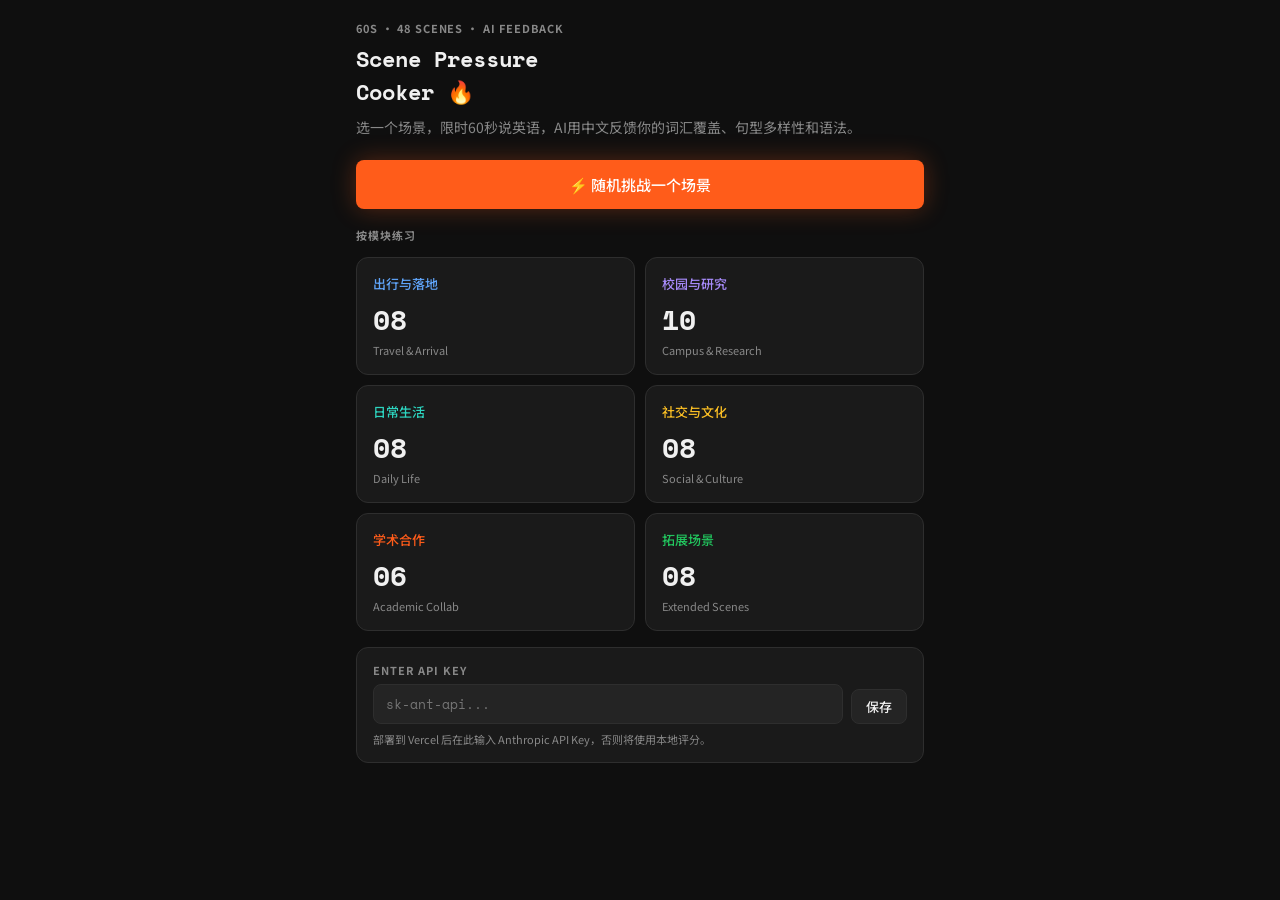
<file: scene-pressure-cooker.html>
<!doctype html>
<html lang="zh">
<head>
<meta charset="UTF-8">
<meta name="viewport" content="width=device-width,initial-scale=1">
<title>Scene Pressure Cooker 🔥</title>
<link rel="preconnect" href="https://fonts.googleapis.com">
<link href="https://fonts.googleapis.com/css2?family=Space+Mono:wght@400;700&family=Noto+Sans+SC:wght@400;500;700&display=swap" rel="stylesheet">
<style>
:root {
  --bg: #0f0f0f;
  --bg2: #1a1a1a;
  --bg3: #242424;
  --border: #2e2e2e;
  --text: #f0f0f0;
  --muted: #888;
  --hint: #555;
  --fire: #ff5c1a;
  --fire2: #ff8a00;
  --fire-dim: rgba(255,92,26,0.15);
  --green: #22c55e;
  --green-dim: rgba(34,197,94,0.12);
  --blue: #60a5fa;
  --blue-dim: rgba(96,165,250,0.12);
  --amber: #fbbf24;
  --amber-dim: rgba(251,191,36,0.12);
  --red: #f87171;
  --purple: #a78bfa;
  --purple-dim: rgba(167,139,250,0.12);
  --teal: #2dd4bf;
  --teal-dim: rgba(45,212,191,0.12);
  --font-mono: 'Space Mono', monospace;
  --font-body: 'Noto Sans SC', sans-serif;
  --r: 12px;
}
* { box-sizing: border-box; margin: 0; padding: 0; }
html { background: var(--bg); }
body { font-family: var(--font-body); color: var(--text); min-height: 100vh; background: var(--bg); }
#app { max-width: 600px; margin: 0 auto; padding: 20px 16px 80px; }

/* Typography */
.mono { font-family: var(--font-mono); }
h1 { font-family: var(--font-mono); font-size: 22px; font-weight: 700; }
h2 { font-family: var(--font-mono); font-size: 17px; font-weight: 700; }
h3 { font-size: 15px; font-weight: 500; }
p { font-size: 14px; line-height: 1.7; color: var(--muted); }
.label { font-size: 11px; font-weight: 700; letter-spacing: .08em; text-transform: uppercase; color: var(--muted); }

/* Cards */
.card {
  background: var(--bg2);
  border: 1px solid var(--border);
  border-radius: var(--r);
  padding: 16px;
  margin-bottom: 12px;
}
.card-accent { border-left: 3px solid var(--fire); }

/* Buttons */
.btn {
  display: inline-flex; align-items: center; justify-content: center; gap: 6px;
  padding: 10px 18px; border-radius: 8px; border: none; cursor: pointer;
  font-family: var(--font-body); font-size: 14px; font-weight: 500;
  transition: all .15s; text-decoration: none;
}
.btn:hover { opacity: .85; }
.btn-fire {
  background: var(--fire); color: #fff;
  box-shadow: 0 0 24px rgba(255,92,26,.3);
}
.btn-fire:hover { box-shadow: 0 0 32px rgba(255,92,26,.5); }
.btn-ghost { background: var(--bg3); color: var(--text); border: 1px solid var(--border); }
.btn-block { width: 100%; padding: 14px; font-size: 15px; }
.btn-sm { padding: 7px 14px; font-size: 13px; }

/* Chips */
.chip {
  display: inline-block; padding: 4px 10px; border-radius: 20px;
  font-size: 12px; font-family: var(--font-mono); margin: 3px;
  background: var(--bg3); color: var(--muted); border: 1px solid var(--border);
}
.chip-fire { background: var(--fire-dim); color: var(--fire); border-color: rgba(255,92,26,.3); }
.chip-green { background: var(--green-dim); color: var(--green); border-color: rgba(34,197,94,.3); }
.chip-gray { background: var(--bg3); color: var(--hint); border-color: var(--border); text-decoration: line-through; }

/* Module colors */
.m0 { --mc: var(--blue); --md: var(--blue-dim); }
.m1 { --mc: var(--purple); --md: var(--purple-dim); }
.m2 { --mc: var(--teal); --md: var(--teal-dim); }
.m3 { --mc: var(--amber); --md: var(--amber-dim); }
.m4 { --mc: var(--fire); --md: var(--fire-dim); }
.m5 { --mc: var(--green); --md: var(--green-dim); }

/* Score bar */
.bar-wrap { height: 6px; background: var(--bg3); border-radius: 3px; overflow: hidden; margin: 5px 0; }
.bar-fill { height: 100%; border-radius: 3px; transition: width .8s cubic-bezier(.23,1,.32,1); }

/* Timer ring */
.timer-container { display: flex; flex-direction: column; align-items: center; padding: 20px 0 10px; }
.timer-svg { transform: rotate(-90deg); filter: drop-shadow(0 0 16px rgba(255,92,26,.4)); }
.ring-bg { fill: none; stroke: var(--bg3); stroke-width: 6; }
.ring-fill { fill: none; stroke: var(--fire); stroke-width: 6; stroke-linecap: round; transition: stroke-dashoffset 1s linear, stroke .4s; }
.timer-num { font-family: var(--font-mono); font-size: 48px; font-weight: 700; color: var(--fire); margin-top: -108px; }

/* Transcript */
.transcript {
  background: var(--bg3); border: 1px solid var(--border); border-radius: 10px;
  padding: 14px; min-height: 90px; max-height: 150px; overflow-y: auto;
  font-size: 14px; line-height: 1.8; color: var(--text); margin: 12px 0;
}
.interim { color: var(--hint); font-style: italic; }
.placeholder { color: var(--hint); }

/* Module grid */
.module-grid { display: grid; grid-template-columns: 1fr 1fr; gap: 10px; margin: 14px 0; }
.module-card {
  background: var(--bg2); border: 1px solid var(--border); border-radius: var(--r);
  padding: 16px; cursor: pointer; transition: all .15s;
}
.module-card:hover { border-color: var(--mc); background: var(--md); }
.module-card .mc-name { font-size: 13px; font-weight: 500; color: var(--mc); margin-bottom: 6px; }
.module-card .mc-num { font-family: var(--font-mono); font-size: 28px; font-weight: 700; color: var(--text); }
.module-card .mc-sub { font-size: 11px; color: var(--muted); margin-top: 2px; }

/* Scene list */
.scene-item {
  display: flex; justify-content: space-between; align-items: center;
  padding: 12px 14px; border-radius: 10px; cursor: pointer;
  background: var(--bg2); border: 1px solid var(--border); margin-bottom: 8px;
  transition: all .15s;
}
.scene-item:hover { border-color: var(--mc); background: var(--md); }
.scene-item-name { font-size: 14px; font-weight: 500; }
.scene-item-vocab { font-size: 11px; color: var(--muted); margin-top: 3px; font-family: var(--font-mono); }
.scene-item-arrow { color: var(--mc); font-size: 18px; }

/* Countdown */
.countdown-display {
  text-align: center; padding: 80px 20px 60px;
}
.cd-num {
  font-family: var(--font-mono); font-size: 160px; font-weight: 700;
  color: var(--fire); line-height: 1;
  text-shadow: 0 0 60px rgba(255,92,26,.5);
  animation: cd-pulse .5s ease-in-out;
}
@keyframes cd-pulse { 0%{transform:scale(1.3);opacity:.5} 100%{transform:scale(1);opacity:1} }

/* Spinner */
@keyframes spin { to { transform: rotate(360deg); } }
.spinner {
  width: 36px; height: 36px; border: 3px solid var(--bg3);
  border-top-color: var(--fire); border-radius: 50%;
  animation: spin .7s linear infinite; margin: 24px auto;
}

/* Feedback word */
.fw-used { background: var(--green-dim); color: var(--green); border: 1px solid rgba(34,197,94,.3); }
.fw-missed { background: var(--bg3); color: var(--hint); border: 1px solid var(--border); text-decoration: line-through; }

/* Score ring (mini) */
.score-ring-wrap { display: flex; flex-direction: column; align-items: center; }

/* API key section */
.apikey-section {
  margin-top: 16px; padding: 14px 16px; border: 1px solid var(--border);
  border-radius: var(--r); background: var(--bg2);
}
input[type=password], input[type=text], textarea {
  width: 100%; padding: 9px 12px; border-radius: 8px;
  border: 1px solid var(--border); background: var(--bg3); color: var(--text);
  font-size: 13px; font-family: var(--font-mono); margin-top: 6px;
  outline: none; transition: border-color .15s;
}
input:focus, textarea:focus { border-color: var(--fire); }

/* Feedback header */
.feedback-header {
  display: flex; align-items: center; justify-content: space-between;
  padding: 18px; border-radius: var(--r); margin-bottom: 12px;
  background: var(--bg2); border: 1px solid var(--border);
}
.total-score { font-family: var(--font-mono); font-size: 44px; font-weight: 700; line-height: 1; }

/* Back btn */
.back-btn {
  display: inline-flex; align-items: center; gap: 5px; font-size: 13px;
  color: var(--muted); cursor: pointer; padding: 6px 0; margin-bottom: 16px;
  background: none; border: none;
}
.back-btn:hover { color: var(--text); }

/* Divider */
.divider { height: 1px; background: var(--border); margin: 14px 0; }

/* Pills row */
.pills { display: flex; flex-wrap: wrap; gap: 4px; margin-top: 10px; }

/* Pattern hint */
.pat-hint {
  padding: 10px 12px; border-radius: 8px; margin-bottom: 8px;
  background: var(--bg3); border-left: 2px solid var(--purple);
}
.pat-hint-name { font-size: 12px; font-weight: 500; color: var(--purple); margin-bottom: 3px; }
.pat-hint-text { font-size: 12px; color: var(--muted); font-family: var(--font-mono); }

/* Responsive */
@media(max-width:480px) {
  .module-grid { grid-template-columns: 1fr 1fr; }
  .cd-num { font-size: 120px; }
}
</style>
</head>
<body>
<div id="app"></div>
<script>
'use strict';

// ─── DATA ────────────────────────────────────────────────────────────────────

const MODS = [
  {name:'出行与落地', en:'Travel & Arrival',    cls:'m0'},
  {name:'校园与研究', en:'Campus & Research',   cls:'m1'},
  {name:'日常生活',   en:'Daily Life',           cls:'m2'},
  {name:'社交与文化', en:'Social & Culture',     cls:'m3'},
  {name:'学术合作',   en:'Academic Collab',      cls:'m4'},
  {name:'拓展场景',   en:'Extended Scenes',      cls:'m5'},
];

const PATS = [
  {name:'存在与描述', hint:'There is/are... · The ... is/are ...'},
  {name:'位置与空间', hint:'... near/inside/on/under/between/across ...'},
  {name:'时间表达',   hint:'... tomorrow/yesterday/next week/at ... /starts/lasts'},
  {name:'动作表达',   hint:'I work/study/analyze/build/process/test ...'},
  {name:'交流表达',   hint:'I want to/think/suggest/agree/believe/confirm ...'},
  {name:'请求与允许', hint:'Can you.../Could you.../Please.../You should/must ...'},
  {name:'原因与结果', hint:'... because .../This works/The result changed/improved'},
  {name:'比较与评价', hint:'... better/more accurate/faster/similar/different than ...'},
  {name:'计划与未来', hint:'We plan/will start/will develop/will submit ...'},
  {name:'经验表达',   hint:'I have experience.../I learned/visited/worked/completed ...'},
  {name:'情绪与态度', hint:'I am happy/excited/curious/worried/proud/grateful ...'},
  {name:'社交与日常', hint:'Nice to meet you./Where are you from?/See you ...'},
];

const SC = [
// ── 出行与落地 (0-7) ──
{id:1,m:0,name:'机场出发',
 prompt:'The visiting scholar is about to fly to your city. Describe the full departure process at the airport: where to check in, how to go through security, how to find the gate, and what happens when boarding.',
 vocab:['airport','plane','seat','ticket','passport','security','gate','travel'],
 pats:[0,1,2]},
{id:2,m:0,name:'飞机上交流',
 prompt:'You are sitting next to the visiting scholar on the plane. Introduce yourself, ask about their research visit, describe the flight time and in-flight service, and offer help with anything they need.',
 vocab:['seat','food','drink','coffee','passenger','flight','time','service'],
 pats:[0,4,10]},
{id:3,m:0,name:'入境检查',
 prompt:'You are guiding the scholar through airport immigration and customs. Explain what questions the officer might ask, what documents to prepare, what the form requires, and what to do at baggage claim.',
 vocab:['passport','visa','officer','question','form','information','document','country'],
 pats:[3,4,5]},
{id:4,m:0,name:'打车去城市',
 prompt:'You just cleared immigration and need a taxi to the university. Describe the route to the driver, the roads and bridges you pass, how long the trip takes, and what the city looks like from the window.',
 vocab:['car','driver','road','street','bridge','traffic','map','city','station'],
 pats:[1,2,6]},
{id:5,m:0,name:'酒店入住',
 prompt:'Help the scholar check in at the hotel. Describe the room location, explain where everything is (floor, window, desk, bathroom), and mention the key services available at the hotel.',
 vocab:['hotel','room','floor','key','window','door','desk','bed','shower','service'],
 pats:[1,2,4]},
{id:6,m:0,name:'熟悉城市',
 prompt:'Give the scholar a verbal tour of your city. Mention key landmarks — the river, park, museum, local shops, markets, famous streets, and important buildings near the university.',
 vocab:['city','river','park','museum','shop','market','street','bridge','building'],
 pats:[0,1,2]},
{id:7,m:0,name:'公共交通',
 prompt:'Explain how to use public transportation in your city. Describe the bus and train network, how to buy tickets, which platform to use, how to read the map, and where the nearest stop is.',
 vocab:['bus','train','station','ticket','platform','map','line','stop','travel'],
 pats:[1,3,5]},
{id:8,m:0,name:'租房找住处',
 prompt:'The scholar needs temporary housing for their stay. Describe the available options — apartments, rooms, rental prices, contract requirements, the owner, and what furniture is usually included.',
 vocab:['house','apartment','room','rent','price','contract','owner','furniture'],
 pats:[0,7,8]},
// ── 校园与研究 (8-17) ──
{id:9,m:1,name:'初到校园',
 prompt:'Welcome the scholar to your university campus on their first day. Describe the key buildings, where the lab is located, where the offices are, and introduce the main staff they will work with.',
 vocab:['university','campus','office','building','lab','room','student','staff'],
 pats:[0,1,3]},
{id:10,m:1,name:'认识导师',
 prompt:'Introduce the visiting scholar to your professor or supervisor. Describe the professor\'s research background, the current project they are leading, the main study topic, and the research team.',
 vocab:['professor','teacher','researcher','project','study','research','topic','team'],
 pats:[0,4,9]},
{id:11,m:1,name:'实验室介绍',
 prompt:'Give the scholar a tour of your lab. Describe all the equipment, computers, cameras, devices, and data systems. Explain what experiments are currently running and what results you are tracking.',
 vocab:['lab','equipment','computer','camera','device','system','data','experiment'],
 pats:[0,3,7]},
{id:12,m:1,name:'研究项目',
 prompt:'Explain your research project to the visiting scholar. Describe the original plan, the central idea, the problem you are solving, the method you use, and what results you expect to find.',
 vocab:['project','plan','idea','problem','method','result','test','experiment'],
 pats:[3,4,6]},
{id:13,m:1,name:'学术讨论',
 prompt:'Have an academic discussion with the scholar about your research area. Share your view, present your analysis, describe the theory behind it, and ask about the evidence supporting their work.',
 vocab:['question','answer','theory','idea','view','analysis','argument','evidence'],
 pats:[4,5,7]},
{id:14,m:1,name:'数据分析',
 prompt:'Walk the scholar through your latest data analysis. Describe the data you collected, the model you built, the results you got, the key figures, and what the information shows so far.',
 vocab:['data','model','result','number','figure','sample','information','system'],
 pats:[3,6,7]},
{id:15,m:1,name:'写报告',
 prompt:'Discuss a written report or paper with the scholar. Describe the structure of the document: the main text, the ideas covered, the conclusion you reached, and the argument the paper makes.',
 vocab:['report','document','text','paper','article','note','idea','conclusion'],
 pats:[3,4,8]},
{id:16,m:1,name:'会议准备',
 prompt:'Prepare the scholar for an upcoming team meeting or talk. Explain the topic of the meeting, who the audience is, how to present the slides effectively, and what questions might come up.',
 vocab:['meeting','talk','presentation','slide','topic','audience','question'],
 pats:[2,4,5]},
{id:17,m:1,name:'学术会议',
 prompt:'Describe an academic conference that you both will attend. Talk about the research being discussed, the network opportunities, the projects being introduced, and how collaboration might grow from it.',
 vocab:['conference','discussion','research','topic','network','project','collaboration'],
 pats:[9,4,8]},
{id:18,m:1,name:'项目合作',
 prompt:'Propose a formal collaboration project with the scholar. Describe the team structure, the group goals, a concrete plan, the strategy for moving forward, and the expected outcomes of the program.',
 vocab:['team','group','partner','project','plan','strategy','policy','program'],
 pats:[8,4,6]},
// ── 日常生活 (18-25) ──
{id:19,m:2,name:'餐厅点餐',
 prompt:'Take the scholar to a local restaurant. Describe the menu, recommend your favorite food and drinks, explain how to order, and chat about the bill and tipping customs.',
 vocab:['menu','table','food','drink','coffee','tea','meat','vegetable','bill'],
 pats:[0,4,5]},
{id:20,m:2,name:'超市购物',
 prompt:'Go grocery shopping with the scholar at a supermarket. Describe where to find fruit, bread, milk, and other items. Explain how prices work, how to pay, and what to put in the bag.',
 vocab:['shop','market','food','fruit','milk','bread','price','money','bag'],
 pats:[1,5,3]},
{id:21,m:2,name:'做饭生活',
 prompt:'Invite the scholar to cook a meal together. Describe the kitchen setup, the dishes and utensils you need, the steps to prepare the food, and what the finished meal will look like.',
 vocab:['kitchen','dish','bowl','plate','knife','spoon','cook','food','meal'],
 pats:[1,3,2]},
{id:22,m:2,name:'健身运动',
 prompt:'Invite the scholar to join a sports activity with you. Describe the sport options available, the benefits of regular exercise, how the game or competition works, and where to go.',
 vocab:['sport','game','football','basketball','run','exercise','team','competition'],
 pats:[3,10,8]},
{id:23,m:2,name:'健康与医疗',
 prompt:'The scholar is not feeling well and needs to visit a hospital or clinic. Help them by describing how the process works: talking to the doctor, seeing the nurse, getting medicine, and what the health issue might be.',
 vocab:['hospital','doctor','nurse','medicine','drug','pill','health','disease'],
 pats:[0,5,10]},
{id:24,m:2,name:'日常作息',
 prompt:'Describe your typical daily routine to the scholar. Explain what you do in the morning, afternoon, evening, and night, including your work schedule, rest habits, and sleep patterns.',
 vocab:['morning','afternoon','evening','night','work','rest','sleep','schedule'],
 pats:[2,3,9]},
{id:25,m:2,name:'天气与季节',
 prompt:'Discuss the local weather and four seasons with the scholar. Describe what rain, snow, wind, heat, and cold are like here, and explain which season is the best time to visit.',
 vocab:['weather','rain','snow','wind','hot','cold','season','temperature'],
 pats:[0,2,10]},
{id:26,m:2,name:'网络与通讯',
 prompt:'Help the scholar set up their internet and mobile connection. Explain how to connect to wifi, use email, send messages, update apps on the phone, and manage communication.',
 vocab:['internet','email','message','phone','information','update','connection'],
 pats:[3,4,5]},
// ── 社交与文化 (26-33) ──
{id:27,m:3,name:'认识新朋友',
 prompt:'Introduce the scholar to your group of friends and colleagues at a social event. Describe each person\'s role, their study or work background, how you know each other, and the group dynamic.',
 vocab:['friend','person','people','group','student','visitor','colleague'],
 pats:[0,4,9]},
{id:28,m:3,name:'介绍自己',
 prompt:'Introduce yourself fully to the visiting scholar at a first meeting. Talk about your name, your current job or study, where you are from, your city background, family situation, and research experience.',
 vocab:['name','job','country','city','family','study','work','experience'],
 pats:[0,9,4]},
{id:29,m:3,name:'兴趣爱好',
 prompt:'Share your personal hobbies and interests with the scholar in a casual conversation. Talk about music, movies, sports, books, travel, and any games or creative hobbies you enjoy in your free time.',
 vocab:['music','movie','sport','book','travel','hobby','game'],
 pats:[3,10,9]},
{id:30,m:3,name:'周末活动',
 prompt:'Plan a fun weekend activity with the scholar. Suggest a day trip, a park visit, a museum tour, a picnic, or a barbecue. Describe what you will do, where you will go, and what to bring.',
 vocab:['trip','park','museum','picnic','party','barbecue','travel','photo'],
 pats:[8,5,2]},
{id:31,m:3,name:'城市文化',
 prompt:'Tell the scholar about the local culture of your city or country. Describe the history, traditional art forms, famous buildings, local festivals, and the cultural customs that visitors should know.',
 vocab:['history','culture','art','building','tradition','local','festival'],
 pats:[0,2,9]},
{id:32,m:3,name:'礼仪与习惯',
 prompt:'Explain local customs and social etiquette to the scholar. Describe what counts as polite behavior here, cultural rules around communication, what to respect, and any habits that might be surprising.',
 vocab:['custom','rule','polite','behavior','culture','respect','communication'],
 pats:[5,4,7]},
{id:33,m:3,name:'情绪表达',
 prompt:'Talk with the scholar about how you feel about the visit so far. Express your happiness, excitement, curiosity, and pride about the research work. Also mention any worries or surprises you have experienced.',
 vocab:['happy','excited','nervous','worried','proud','surprised','curious'],
 pats:[10,4,6]},
{id:34,m:3,name:'冲突与误会',
 prompt:'Describe a small misunderstanding or confusion that happened during the visit. Explain the original problem, what mistake was made, why the confusion occurred, and how it was eventually resolved.',
 vocab:['problem','mistake','misunderstanding','explanation','solution','help'],
 pats:[6,4,11]},
// ── 学术合作 (34-39) ──
{id:35,m:4,name:'学术报告',
 prompt:'Describe a research presentation you or the scholar will give. Talk about the research method, the main results, how to structure the talk, how to handle questions, and what discussion points to prepare.',
 vocab:['presentation','research','method','result','question','discussion'],
 pats:[3,4,7]},
{id:36,m:4,name:'研究反馈',
 prompt:'Give the scholar constructive feedback on their research. Suggest improvements, discuss the experiment results and data quality, share your analysis, and offer new ideas to strengthen the work.',
 vocab:['suggestion','improvement','idea','experiment','data','result','analysis'],
 pats:[4,7,6]},
{id:37,m:4,name:'申请项目',
 prompt:'Discuss applying for a joint research grant together. Explain the grant proposal process, outline the project plan, describe the application requirements, and talk through the budget you will need.',
 vocab:['fund','grant','proposal','plan','project','application','budget'],
 pats:[8,5,3]},
{id:38,m:4,name:'教学交流',
 prompt:'Discuss a teaching exchange opportunity with the scholar. Describe the course content, the students involved, the teaching methods you use, lesson planning, and the education goals for the program.',
 vocab:['course','class','student','teaching','lesson','education','training'],
 pats:[3,4,8]},
{id:39,m:4,name:'职业发展',
 prompt:'Have a candid conversation with the scholar about career development in academia. Discuss job opportunities, different positions available, the experience required, important skills to build, and future directions.',
 vocab:['career','job','position','experience','skill','opportunity'],
 pats:[8,9,4]},
{id:40,m:4,name:'告别与未来',
 prompt:'It is the last day of the visit. Say a warm farewell to the scholar. Talk about the experience you shared, the memories you made, the friendship that grew, future cooperation plans, and your hopes going forward.',
 vocab:['experience','memory','friendship','future','cooperation','plan'],
 pats:[9,8,10]},
// ── 拓展场景 (40-47) ──
{id:41,m:5,name:'自然旅行',
 prompt:'Take the scholar on a nature trip outside the city. Describe the mountains, rivers, forest, sky, and open fields. Talk about the plants and animals you see, the weather conditions, and the overall atmosphere.',
 vocab:['mountain','air','light','water','river','field','forest','sky','stone'],
 pats:[0,1,2]},
{id:42,m:5,name:'公园动物观察',
 prompt:'Visit a park or nature reserve with the scholar to observe animals. Describe the birds, cats, dogs, insects, butterflies, and other creatures you spot together. Share what interests you most.',
 vocab:['animal','bird','cat','dog','insect','bee','butterfly','spider','plant'],
 pats:[0,1,10]},
{id:43,m:5,name:'身体健康检查',
 prompt:'Go with the scholar for a routine health checkup at a clinic. Describe the body parts that are examined, what the test process involves, what the doctor checks, and what the results show.',
 vocab:['body','head','eye','ear','heart','lung','muscle','bone','health'],
 pats:[0,3,10]},
{id:44,m:5,name:'家庭聊天',
 prompt:'Chat with the scholar about your families in a relaxed conversation. Describe your parents, siblings, husband or wife, children, and grandparents. Ask about their family background too.',
 vocab:['parent','daughter','son','father','mother','brother','sister','husband','wife'],
 pats:[0,9,4]},
{id:45,m:5,name:'宿舍整理',
 prompt:'Help the scholar organize and settle into their dorm room. Describe the furniture — bed, chair, desk, table — where to put their belongings, and how to keep the space clean and comfortable.',
 vocab:['room','floor','wall','window','door','furniture','bed','chair','desk','table'],
 pats:[1,3,5]},
{id:46,m:5,name:'城市新闻讨论',
 prompt:'Discuss a recent news story about your city with the scholar. Describe the event, the people involved, the cause of what happened, the result, and share your opinion on the issue.',
 vocab:['news','event','information','fact','evidence','report','update','notice'],
 pats:[6,4,7]},
{id:47,m:5,name:'社会问题讨论',
 prompt:'Have a thoughtful discussion with the scholar about a current social issue. Explain the problem clearly, describe its cause, present different views that people hold, and suggest possible solutions.',
 vocab:['problem','people','government','policy','change','society','future','reason'],
 pats:[6,7,4]},
{id:48,m:5,name:'文化博物馆',
 prompt:'Visit a cultural or history museum with the scholar. Describe the history section, the art on display, traditional objects in the collection, the architecture of the building, and what you both find most interesting.',
 vocab:['museum','history','culture','art','building','tradition','collection','guide'],
 pats:[0,1,9]},
];

// ─── STATE ────────────────────────────────────────────────────────────────────

let ST = {
  view: 'home',
  module: null,
  scene: null,
  cdNum: 3,
  timeLeft: 60,
  transcript: '',
  interim: '',
  feedback: null,
  apiKey: (() => { try { return localStorage.getItem('spc_key') || ''; } catch(e){ return ''; }})(),
};

let recognition = null, timerInt = null, cdInt = null;

// ─── VIEWS ────────────────────────────────────────────────────────────────────

function vHome() {
  const cnt = SC.length;
  const keySaved = ST.apiKey ? '✓ Key saved' : 'Enter API Key';
  return `
  <div>
    <div style="margin-bottom:20px">
      <div class="label" style="margin-bottom:6px">60s · ${cnt} scenes · AI feedback</div>
      <h1>Scene Pressure<br>Cooker <span style="color:var(--fire)">🔥</span></h1>
      <p style="margin-top:8px">选一个场景，限时60秒说英语，AI用中文反馈你的词汇覆盖、句型多样性和语法。</p>
    </div>

    <button class="btn btn-fire btn-block" onclick="randomScene()">⚡ 随机挑战一个场景</button>

    <div style="margin:18px 0 8px" class="label">按模块练习</div>
    <div class="module-grid">
      ${MODS.map((m,i)=>{
        const n = SC.filter(s=>s.m===i).length;
        return `<div class="module-card ${m.cls}" onclick="goModule(${i})">
          <div class="mc-name">${m.name}</div>
          <div class="mc-num">${String(n).padStart(2,'0')}</div>
          <div class="mc-sub">${m.en}</div>
        </div>`;
      }).join('')}
    </div>

    <div class="apikey-section">
      <div class="label">${keySaved}</div>
      <div style="display:flex;gap:8px;align-items:flex-end">
        <div style="flex:1">
          <input type="password" id="apikey-input" placeholder="sk-ant-api..." value="${ST.apiKey}">
        </div>
        <button class="btn btn-ghost btn-sm" onclick="saveKey()" style="margin-top:6px;white-space:nowrap">保存</button>
      </div>
      <p style="margin-top:6px;font-size:11px">部署到 Vercel 后在此输入 Anthropic API Key，否则将使用本地评分。</p>
    </div>
  </div>`;
}

function vModule() {
  const mi = ST.module, m = MODS[mi];
  const scenes = SC.filter(s=>s.m===mi);
  return `
  <div class="${m.cls}">
    <button class="back-btn" onclick="back()">← 返回</button>
    <div style="margin-bottom:16px">
      <div class="label" style="margin-bottom:4px">${m.en}</div>
      <h1>${m.name}</h1>
      <p style="margin-top:4px">${scenes.length} 个场景 · 每次60秒</p>
    </div>
    ${scenes.map(s=>`
    <div class="scene-item ${m.cls}" onclick="goDetail(${s.id})">
      <div>
        <div class="scene-item-name">${s.name}</div>
        <div class="scene-item-vocab">${s.vocab.slice(0,5).join(' · ')}</div>
      </div>
      <span class="scene-item-arrow">›</span>
    </div>`).join('')}
  </div>`;
}

function vDetail() {
  const s = ST.scene, m = MODS[s.m];
  const rp = s.pats.map(i=>PATS[i]);
  return `
  <div class="${m.cls}">
    <button class="back-btn" onclick="back()">← 返回</button>
    <div style="margin-bottom:16px">
      <div class="label" style="margin-bottom:4px">${m.name} · ${m.en}</div>
      <h1>${s.name}</h1>
    </div>

    <div class="card card-accent">
      <div class="label" style="margin-bottom:8px">📋 任务说明</div>
      <p style="color:var(--text);line-height:1.75">${s.prompt}</p>
    </div>

    <div class="card">
      <div class="label" style="margin-bottom:8px">🎯 目标词汇 — 尽量覆盖这些词</div>
      <div class="pills">
        ${s.vocab.map(w=>`<span class="chip chip-fire">${w}</span>`).join('')}
      </div>
    </div>

    <div class="card">
      <div class="label" style="margin-bottom:10px">💬 建议句型结构</div>
      ${rp.map(p=>`
      <div class="pat-hint">
        <div class="pat-hint-name">${p.name}</div>
        <div class="pat-hint-text">${p.hint}</div>
      </div>`).join('')}
    </div>

    <button class="btn btn-fire btn-block" onclick="startCountdown()" style="margin-top:4px">
      ▶ 开始 60 秒挑战
    </button>
  </div>`;
}

function vCountdown() {
  const s = ST.scene, m = MODS[s.m];
  return `
  <div class="countdown-display ${m.cls}">
    <div class="label" style="margin-bottom:8px">${s.name}</div>
    <div id="cd-num" class="cd-num">${ST.cdNum}</div>
    <p style="margin-top:16px">深呼吸，准备开口！</p>
  </div>`;
}

function vRecording() {
  const s = ST.scene, m = MODS[s.m];
  const t = ST.timeLeft;
  const circ = 2 * Math.PI * 52;
  const offset = circ * (1 - t / 60);
  const ringColor = t > 20 ? 'var(--fire)' : 'var(--red)';
  return `
  <div>
    <div style="display:flex;align-items:center;gap:10px;margin-bottom:14px">
      <div style="flex:1">
        <div class="label ${m.cls}" style="margin-bottom:2px">${m.name}</div>
        <h2>${s.name}</h2>
      </div>
    </div>

    <div class="timer-container">
      <svg class="timer-svg" width="120" height="120" viewBox="0 0 120 120">
        <circle class="ring-bg" cx="60" cy="60" r="52"/>
        <circle id="ring" class="ring-fill" cx="60" cy="60" r="52"
          stroke="${ringColor}"
          stroke-dasharray="${circ.toFixed(2)}"
          stroke-dashoffset="${offset.toFixed(2)}"/>
      </svg>
      <div id="tnum" class="timer-num mono" style="color:${ringColor}">${t}</div>
      <div class="label" style="margin-top:10px">🎙 正在录音...</div>
    </div>

    <div class="transcript" id="tbox">
      <span id="ft">${ST.transcript}</span><span class="interim" id="it">${ST.interim}</span>${!ST.transcript&&!ST.interim?'<span class="placeholder">开口说英语，文字会出现在这里...</span>':''}
    </div>

    <div style="display:flex;gap:8px">
      <button class="btn btn-ghost" style="flex:1" onclick="stopRec()">⏹ 提前结束</button>
    </div>

    <div class="card" style="margin-top:12px">
      <div class="label" style="margin-bottom:6px">词汇提示</div>
      <div class="pills">${s.vocab.map(w=>`<span class="chip">${w}</span>`).join('')}</div>
    </div>
  </div>`;
}

function vAnalyzing() {
  return `
  <div style="text-align:center;padding:60px 20px">
    <div class="spinner"></div>
    <h2 style="margin-top:4px">AI 正在分析...</h2>
    <p style="margin-top:8px">评估词汇覆盖率 · 句型多样性 · 语法准确度</p>
  </div>`;
}

function vFeedback() {
  const s = ST.scene, m = MODS[s.m], f = ST.feedback;
  if(!f) return `<p>分析失败，请重试。</p>`;
  const sc = n => n >= 8 ? 'var(--green)' : n >= 5 ? 'var(--amber)' : 'var(--red)';
  const totalC = sc(f.totalScore);
  return `
  <div>
    <div class="feedback-header">
      <div>
        <div class="label ${m.cls}" style="margin-bottom:4px">${m.name} · ${s.name}</div>
        <h2>练习反馈</h2>
      </div>
      <div style="text-align:center">
        <div class="total-score mono" style="color:${totalC}">${f.totalScore}</div>
        <div class="label">/ 10 综合分</div>
      </div>
    </div>

    <!-- Score bars -->
    <div class="card">
      ${[['词汇覆盖率', f.vocabScore, 'var(--teal)'],
         ['句型多样性', f.patternScore, 'var(--purple)'],
         ['语法准确度', f.grammarScore, 'var(--blue)']].map(([lb,sc2,c])=>`
      <div style="margin-bottom:12px">
        <div style="display:flex;justify-content:space-between;margin-bottom:3px">
          <span style="font-size:13px">${lb}</span>
          <span class="mono" style="font-size:13px;font-weight:700;color:${c}">${sc2}/10</span>
        </div>
        <div class="bar-wrap"><div class="bar-fill" style="width:${sc2*10}%;background:${c}"></div></div>
      </div>`).join('')}
    </div>

    <!-- Vocab -->
    <div class="card">
      <div class="label" style="margin-bottom:8px">🎯 词汇覆盖情况</div>
      <div class="pills">
        ${(f.vocabUsed||[]).map(w=>`<span class="chip fw-used">✓ ${w}</span>`).join('')}
        ${(f.vocabMissed||[]).map(w=>`<span class="chip fw-missed">${w}</span>`).join('')}
      </div>
    </div>

    ${f.bestSentence ? `
    <div class="card" style="border-color:rgba(34,197,94,.3);background:var(--green-dim)">
      <div class="label" style="color:var(--green);margin-bottom:6px">⭐ 说得最好的句子</div>
      <p style="color:var(--green);font-style:italic;font-size:14px">"${f.bestSentence}"</p>
    </div>` : ''}

    ${f.grammarTips && f.grammarTips.length > 0 ? `
    <div class="card">
      <div class="label" style="margin-bottom:8px">📝 语法提示</div>
      ${f.grammarTips.map(t=>`<div style="padding:8px 0;border-bottom:1px solid var(--border);font-size:13px;color:var(--muted)">⚠ ${t}</div>`).join('')}
    </div>` : ''}

    ${f.patternComment ? `
    <div class="card" style="border-color:rgba(167,139,250,.3);background:var(--purple-dim)">
      <div class="label" style="color:var(--purple);margin-bottom:6px">💬 句型分析</div>
      <p style="color:var(--purple);font-size:14px">${f.patternComment}</p>
    </div>` : ''}

    <div class="card" style="border-color:rgba(251,191,36,.3);background:var(--amber-dim)">
      <div class="label" style="color:var(--amber);margin-bottom:6px">💡 最重要的改进建议</div>
      <p style="color:var(--amber);font-size:14px">${f.suggestion||''}</p>
    </div>

    ${f.encouragement ? `
    <div style="text-align:center;padding:12px;font-size:13px;color:var(--muted)">🎉 ${f.encouragement}</div>` : ''}

    <div class="card" style="margin-top:4px">
      <div class="label" style="margin-bottom:6px">📄 你说的内容</div>
      <p style="font-size:13px;color:var(--hint);line-height:1.8">${ST.transcript || '（未检测到语音内容）'}</p>
    </div>

    <div style="display:flex;gap:10px;margin-top:8px">
      <button class="btn btn-ghost" style="flex:1" onclick="retry()">🔄 重新挑战</button>
      <button class="btn btn-fire" style="flex:1" onclick="nextRandom()">⚡ 随机下一个</button>
    </div>
  </div>`;
}

// ─── RENDER ───────────────────────────────────────────────────────────────────

const VIEWS = { home:vHome, module:vModule, detail:vDetail, countdown:vCountdown, recording:vRecording, analyzing:vAnalyzing, feedback:vFeedback };

function render() {
  document.getElementById('app').innerHTML = VIEWS[ST.view]();
}

// ─── ACTIONS ──────────────────────────────────────────────────────────────────

function back() {
  if(ST.view==='module') ST.view='home';
  else if(ST.view==='detail') ST.view = (ST.module!=null) ? 'module' : 'home';
  else ST.view='home';
  render();
}

function goModule(i) {
  ST.module = i;
  ST.view = 'module';
  render();
}

function goDetail(id) {
  ST.scene = SC.find(s=>s.id===id);
  ST.view = 'detail';
  render();
}

function randomScene() {
  const s = SC[Math.floor(Math.random()*SC.length)];
  ST.scene = s;
  ST.module = s.m;
  ST.view = 'detail';
  render();
}

function saveKey() {
  const val = document.getElementById('apikey-input').value.trim();
  ST.apiKey = val;
  try { localStorage.setItem('spc_key', val); } catch(e){}
  render();
}

function startCountdown() {
  ST.cdNum = 3;
  ST.transcript = '';
  ST.interim = '';
  ST.feedback = null;
  ST.view = 'countdown';
  render();
  cdInt = setInterval(()=>{
    ST.cdNum--;
    const el = document.getElementById('cd-num');
    if(el) { el.textContent = ST.cdNum; el.style.animation='none'; void el.offsetWidth; el.style.animation=''; }
    if(ST.cdNum <= 0) { clearInterval(cdInt); startRec(); }
  }, 1000);
}

function startRec() {
  ST.timeLeft = 60;
  ST.view = 'recording';
  render();

  timerInt = setInterval(()=>{
    ST.timeLeft--;
    const tn = document.getElementById('tnum');
    const rg = document.getElementById('ring');
    if(tn) tn.textContent = ST.timeLeft;
    if(rg) {
      const circ = 2*Math.PI*52;
      rg.setAttribute('stroke-dashoffset', (circ*(1-ST.timeLeft/60)).toFixed(2));
      const c = ST.timeLeft>20 ? 'var(--fire)' : 'var(--red)';
      rg.setAttribute('stroke', c);
      if(tn) tn.style.color = c;
    }
    if(ST.timeLeft <= 0) stopRec();
  }, 1000);

  const SR = window.SpeechRecognition || window.webkitSpeechRecognition;
  if(SR) {
    recognition = new SR();
    recognition.lang = 'en-US';
    recognition.continuous = true;
    recognition.interimResults = true;
    recognition.onresult = e => {
      let interim = '';
      for(let i=e.resultIndex;i<e.results.length;i++) {
        if(e.results[i].isFinal) ST.transcript += e.results[i][0].transcript+' ';
        else interim += e.results[i][0].transcript;
      }
      ST.interim = interim;
      const ft=document.getElementById('ft'), it=document.getElementById('it');
      if(ft) ft.textContent = ST.transcript;
      if(it) it.textContent = interim;
      const tb=document.getElementById('tbox');
      if(tb) tb.scrollTop=tb.scrollHeight;
    };
    recognition.onerror = e => { if(e.error!=='no-speech'&&e.error!=='aborted') console.warn(e.error); };
    recognition.onend = () => { if(ST.view==='recording'&&ST.timeLeft>0) { try{recognition.start();}catch(e){} } };
    try{recognition.start();}catch(e){}
  } else {
    // Fallback textarea
    const tb=document.getElementById('tbox');
    if(tb) tb.innerHTML=`<textarea id="manual" style="width:100%;background:transparent;border:none;outline:none;resize:none;min-height:80px;font-size:14px;color:var(--text);font-family:var(--font-body)" placeholder="浏览器不支持语音识别（请用 Chrome），可在此手动输入英文..."></textarea>`;
    document.getElementById('manual')?.addEventListener('input',function(){ST.transcript=this.value;});
  }
}

function stopRec() {
  clearInterval(timerInt);
  if(recognition){ try{recognition.stop();}catch(e){} recognition=null; }
  if(ST.interim){ ST.transcript+=ST.interim; ST.interim=''; }
  const m=document.getElementById('manual');
  if(m) ST.transcript=m.value;
  getAIFeedback();
}

function retry() { ST.view='detail'; render(); }
function nextRandom() { randomScene(); }

// ─── AI FEEDBACK ─────────────────────────────────────────────────────────────

async function getAIFeedback() {
  ST.view='analyzing'; render();
  const s=ST.scene;
  const tx=ST.transcript.trim();

  if(!tx) {
    ST.feedback = localFeedback(s, '');
    ST.view='feedback'; render(); return;
  }

  const patNames = s.pats.map(i=>PATS[i].name).join('、');
  const prompt = `你是一位专业的英语口语教练，正在评估学习者的学术访问场景口语练习。

【场景名称】${s.name}
【场景任务】${s.prompt}
【目标词汇（共${s.vocab.length}个）】${s.vocab.join(', ')}
【建议句型模块】${patNames}
【学习者的口语内容】
"""
${tx}
"""

请用中文给出专业的口语评估反馈。只返回以下JSON格式，不要有任何其他文字、解释或markdown标记：
{
  "totalScore": 数字1-10,
  "vocabScore": 数字1-10,
  "patternScore": 数字1-10,
  "grammarScore": 数字1-10,
  "vocabUsed": ["已使用的目标词"],
  "vocabMissed": ["未使用的目标词"],
  "bestSentence": "说得最自然流利的一句原话（英文）",
  "grammarTips": ["具体语法问题1（中文）", "具体语法问题2（中文）"],
  "patternComment": "句型多样性点评（中文，1-2句）",
  "suggestion": "最重要的一条改进建议（中文，一句话，具体可操作）",
  "encouragement": "一句鼓励的话（中文，真诚不浮夸）"
}`;

  try {
    const headers = { 'Content-Type': 'application/json', 'anthropic-version': '2023-06-01', 'anthropic-dangerous-direct-browser-access': 'true' };
    if(ST.apiKey) headers['x-api-key'] = ST.apiKey;
    const res = await fetch('https://api.anthropic.com/v1/messages', {
      method: 'POST', headers,
      body: JSON.stringify({
        model: 'claude-sonnet-4-20250514',
        max_tokens: 1000,
        messages: [{ role: 'user', content: prompt }]
      })
    });
    const data = await res.json();
    const raw = data.content?.find(c=>c.type==='text')?.text || '';
    const clean = raw.replace(/```json|```/g,'').trim();
    ST.feedback = JSON.parse(clean);
  } catch(err) {
    console.warn('API error:', err);
    ST.feedback = localFeedback(s, tx);
  }
  ST.view='feedback'; render();
}

function localFeedback(s, tx) {
  const lower = tx.toLowerCase();
  const used = s.vocab.filter(w=>lower.includes(w.toLowerCase()));
  const missed = s.vocab.filter(w=>!lower.includes(w.toLowerCase()));
  const vs = Math.round((used.length/s.vocab.length)*10);
  const words = tx.split(/\s+/).filter(Boolean).length;
  const sents = (tx.match(/[.!?]+/g)||[]).length || 1;
  const avgLen = words/sents;
  const ps = Math.min(10, Math.round(3 + (sents > 3 ? 2 : 0) + (avgLen > 8 ? 2 : 0) + (tx.includes('because')?1:0) + (tx.includes('however')||tx.includes('but')?1:0)));
  return {
    totalScore: Math.round((vs+ps+6)/3),
    vocabScore: vs,
    patternScore: ps || 5,
    grammarScore: 6,
    vocabUsed: used,
    vocabMissed: missed,
    bestSentence: tx.split(/[.!?]/)[0]?.trim() || '',
    grammarTips: tx ? ['（需要 API Key 才能获取详细语法分析）'] : [],
    patternComment: tx ? `检测到 ${sents} 句话，使用了 ${used.length}/${s.vocab.length} 个目标词。` : '未检测到语音内容。',
    suggestion: ST.apiKey ? '请检查 API Key 是否正确。' : '配置 Anthropic API Key 可获得完整 AI 语法分析和句型反馈。',
    encouragement: tx ? '每次开口练习都是进步，继续加油！' : '下次开口试试，语言只有说出来才会进步！'
  };
}

// ─── INIT ─────────────────────────────────────────────────────────────────────

render();
</script>
</body>
</html>
</file>
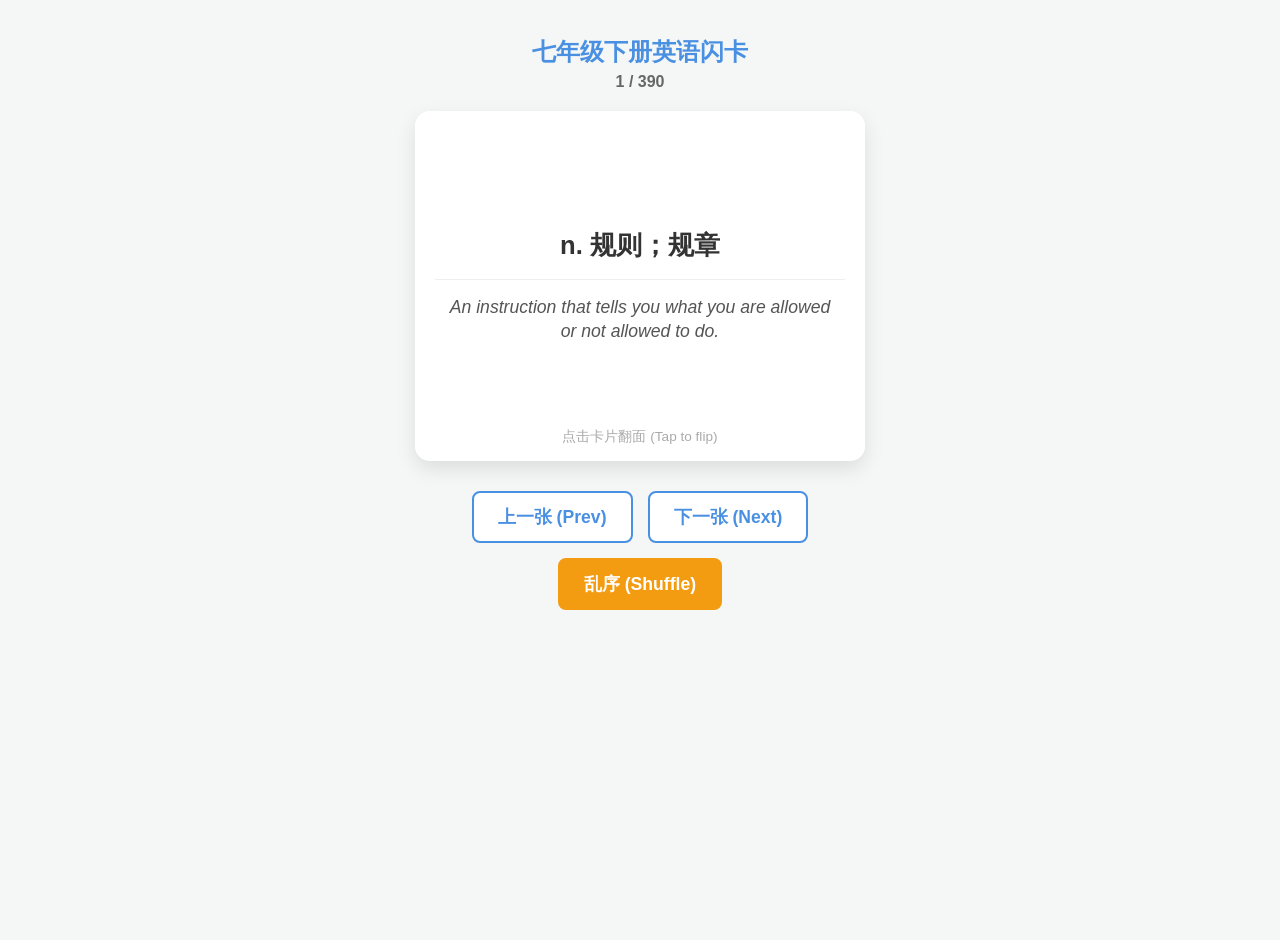
<file: 人教版七下英语单词闪卡.html>
<!DOCTYPE html>
<html lang="zh-CN">

    <head>
        <meta charset="UTF-8">
        <meta name="viewport" content="width=device-width, initial-scale=1.0">
        <title>七年级下册英语单词闪卡 (Unit 2 - Unit 8)</title>
        <style>
            body {
                font-family: 'Microsoft YaHei', -apple-system, sans-serif;
                background-color: #f4f7f6;
                margin: 0;
                padding: 20px;
                display: flex;
                flex-direction: column;
                align-items: center;
                min-height: 100vh;
            }

            h1 {
                color: #4A90E2;
                text-align: center;
                font-size: 1.5rem;
                margin-bottom: 5px;
            }

            .progress {
                color: #666666;
                font-size: 1rem;
                margin-bottom: 20px;
                font-weight: bold;
            }

            .flashcard-container {
                width: 100%;
                max-width: 450px;
                height: 350px;
                perspective: 1000px;
                margin-bottom: 30px;
                cursor: pointer;
                -webkit-tap-highlight-color: transparent;
            }

            .flashcard {
                width: 100%;
                height: 100%;
                position: relative;
                transition: transform 0.6s cubic-bezier(0.4, 0.2, 0.2, 1);
                transform-style: preserve-3d;
                box-shadow: 0 8px 20px rgba(0, 0, 0, 0.1);
                border-radius: 15px;
            }

            .flashcard.is-flipped {
                transform: rotateY(180deg);
            }

            .card-face {
                position: absolute;
                width: 100%;
                height: 100%;
                backface-visibility: hidden;
                -webkit-backface-visibility: hidden;
                display: flex;
                flex-direction: column;
                justify-content: center;
                align-items: center;
                border-radius: 15px;
                background-color: #ffffff;
                padding: 30px 20px;
                box-sizing: border-box;
                text-align: center;
            }

            .card-back {
                transform: rotateY(180deg);
                background-color: #4A90E2;
                color: white;
            }

            .chinese-meaning {
                font-size: 1.6rem;
                color: #333333;
                font-weight: bold;
                line-height: 1.4;
                margin-bottom: 15px;
            }

            .english-explanation {
                font-size: 1.1rem;
                color: #555555;
                font-style: italic;
                line-height: 1.4;
                padding: 0 10px;
                border-top: 1px solid #eee;
                padding-top: 15px;
            }

            .english-word {
                font-size: 3rem;
                font-weight: bold;
                letter-spacing: 1px;
            }

            .hint {
                position: absolute;
                bottom: 15px;
                font-size: 0.85rem;
                color: #aaa;
            }

            .card-back .hint {
                color: rgba(255, 255, 255, 0.7);
            }

            .controls {
                display: flex;
                gap: 15px;
                flex-wrap: wrap;
                justify-content: center;
                max-width: 450px;
            }

            button {
                background-color: #fff;
                border: 2px solid #4A90E2;
                color: #4A90E2;
                padding: 12px 24px;
                font-size: 1.1rem;
                border-radius: 8px;
                cursor: pointer;
                font-weight: bold;
                transition: all 0.2s;
                outline: none;
                touch-action: manipulation;
            }

            button:active {
                background-color: #4A90E2;
                color: #fff;
                transform: scale(0.95);
            }

            .btn-shuffle {
                background-color: #f39c12;
                border-color: #f39c12;
                color: white;
            }

            .btn-shuffle:active {
                background-color: #d68910;
            }
        </style>
    </head>

    <body>

        <h1>七年级下册英语闪卡</h1>
        <div class="progress" id="progress">1 / 100</div>

        <div class="flashcard-container" onclick="flipCard()">
            <div class="flashcard" id="flashcard">
                <!-- 侧面 A: 中文释义 + 英文解释 -->
                <div class="card-face card-front">
                    <div class="chinese-meaning" id="side-a-chinese">载入中...</div>
                    <div class="english-explanation" id="side-a-english">Loading explanation...</div>
                    <div class="hint">点击卡片翻面 (Tap to flip)</div>
                </div>
                <!-- 侧面 B: 英文单词 -->
                <div class="card-face card-back">
                    <div class="english-word" id="side-b-word">Loading...</div>
                    <div class="hint">点击卡片翻面 (Tap to flip)</div>
                </div>
            </div>
        </div>

        <div class="controls">
            <button onclick="prevCard()">上一张 (Prev)</button>
            <button onclick="nextCard()">下一张 (Next)</button>
            <button class="btn-shuffle" onclick="shuffleCards()">乱序 (Shuffle)</button>
        </div>

        <script>
            var originalVocabulary = [
                // Unit 2
                { word: "rule", meaning: "n. 规则；规章", exp: "An instruction that tells you what you are allowed or not allowed to do." },
                { word: "order", meaning: "n. 秩序；命令 v. 点菜；命令", exp: "An instruction or a request for food/goods." },
                { word: "follow", meaning: "v. 遵循；跟随", exp: "To move behind someone or obey a rule." },
                { word: "late for", meaning: "迟到", exp: "Arriving after the expected or planned time." },
                { word: "arrive", meaning: "v. 到达", exp: "To reach a place, especially at the end of a journey." },
                { word: "on time", meaning: "准时", exp: "Happening at the planned time; not late." },
                { word: "hallway", meaning: "n. 走廊", exp: "A passage in a building with doors leading to rooms." },
                { word: "uniform", meaning: "n. 校服；制服", exp: "A special set of clothes worn by members of an organization or school." },
                { word: "litter", meaning: "v. 乱扔 n. 垃圾", exp: "Small pieces of rubbish left lying around in public places." },
                { word: "polite", meaning: "adj. 有礼貌的", exp: "Having good manners and showing respect." },
                { word: "treat", meaning: "v. 对待；招待；治疗 n. 款待", exp: "To behave towards someone in a particular way." },
                { word: "respect", meaning: "n. & v. 尊敬", exp: "Polite behavior showing that you care about someone's feelings." },
                { word: "if", meaning: "conj. 如果", exp: "Used to say that one thing can happen only after another thing happens." },
                { word: "jacket", meaning: "n. 夹克衫；短上衣", exp: "A short coat with long sleeves." },
                { word: "have to", meaning: "不得不", exp: "Must; used to show that something is necessary." },
                { word: "everything", meaning: "pron. 每件事；一切", exp: "All things." },
                { word: "lend", meaning: "v. 借给；借出", exp: "To give something to someone for a short time." },
                { word: "sweet", meaning: "n. 糖果 adj. 甜的", exp: "Having a taste like sugar; a small piece of sweet food." },
                { word: "snack", meaning: "n. 点心；小吃", exp: "A small amount of food eaten between meals." },
                { word: "of course", meaning: "当然", exp: "Used to say 'yes' strongly or politely." },
                { word: "mobile", meaning: "adj. 可移动的", exp: "Able to move or be moved easily." },
                { word: "mobile phone", meaning: "手机", exp: "A telephone that you can carry with you." },
                { word: "turn off", meaning: "关掉（水、电或煤气）", exp: "To stop a machine or equipment from working." },
                { word: "queue", meaning: "n. 队", exp: "A line of people waiting for something." },
                { word: "jump the queue", meaning: "插队", exp: "To move to the front of a line without waiting for your turn." },
                { word: "feed", meaning: "v. 喂养；饲养", exp: "To give food to a person or an animal." },
                { word: "leave", meaning: "v. 离开；留下", exp: "To go away from a place or a person." },
                { word: "absent", meaning: "adj. 缺席的；不在的", exp: "Not in the place where you are expected to be." },
                { word: "absent from", meaning: "缺席；不在", exp: "Not present at a place." },
                { word: "shh", meaning: "interj. 嘘（用以让别人安静下来）", exp: "Used to tell someone to be quiet." },
                { word: "quietly", meaning: "adv. 轻声地；安静地", exp: "Without making much noise." },
                { word: "belt", meaning: "n. 安全带；腰带；皮带", exp: "A long, thin piece of leather or cloth worn around the waist." },
                { word: "noise", meaning: "n. 声音；噪声", exp: "A sound, especially one that is loud or unpleasant." },
                { word: "unhappy", meaning: "adj. 不快乐的", exp: "Sad." },
                { word: "make sb's/the bed", meaning: "整理床铺；铺床", exp: "To tidy the sheets and blankets on a bed after sleeping in it." },
                { word: "either", meaning: "adv. 也（用于否定词组后）", exp: "Used in negative sentences to mean 'also'." },
                { word: "practise", meaning: "v. 训练；练习", exp: "To do an activity regularly to improve your skill." },
                { word: "hang", meaning: "v. 悬挂", exp: "To fix something at the top so that the lower part is free." },
                { word: "hang out", meaning: "闲逛；常去某处", exp: "To spend a lot of time in a place or with someone." },
                { word: "weekday", meaning: "n. 工作日", exp: "Any day of the week except Saturday and Sunday." },
                { word: "awful", meaning: "adj. 糟糕的；讨厌的", exp: "Very bad or unpleasant." },
                { word: "become", meaning: "v. 变成；成为", exp: "To start to be." },
                { word: "better", meaning: "adj. 较好的 adv. 较好地", exp: "Of a higher quality or more suitable." },
                { word: "person", meaning: "n. 人", exp: "A human being." },
                { word: "focus", meaning: "v. 集中（注意力、精力等）；聚焦", exp: "To give your full attention to something." },
                { word: "focus on", meaning: "集中（注意力、精力等）于", exp: "To concentrate on one specific thing." },
                { word: "build", meaning: "v. 创建；建造", exp: "To make something by putting pieces together." },
                { word: "spirit", meaning: "n. 精神；情绪", exp: "The feelings and attitudes of a person or group." },
                { word: "think about", meaning: "思考；考虑", exp: "To consider or ponder something." },
                { word: "relax", meaning: "v. 放松；休息", exp: "To rest and become calm." },
                { word: "advice", meaning: "n. 建议；意见", exp: "An opinion about what someone should do." },
                { word: "understand", meaning: "v. 理解；领会", exp: "To know the meaning of something." },
                { word: "untidy", meaning: "adj. 不整洁的", exp: "Not neat or well arranged; messy." },

                // Unit 3
                { word: "fit", meaning: "adj. 健康的；健壮的 v. 适合", exp: "Healthy and strong, especially as a result of exercise." },
                { word: "baseball", meaning: "n. 棒球（运动）", exp: "A sport played with a bat and ball by two teams of nine players." },
                { word: "glove", meaning: "n.（手指分开的）手套", exp: "A piece of clothing that covers your fingers and hand." },
                { word: "mat", meaning: "n.（运动用的）垫子", exp: "A piece of thick material put on the floor for exercise." },
                { word: "rope", meaning: "n. 绳子；粗绳", exp: "Strong, thick string made of twisted threads." },
                { word: "jump rope", meaning: "跳绳（运动）", exp: "A rope used for the activity of jumping over it as it is swung under the feet." },
                { word: "racket", meaning: "n.（网球、羽毛球等的）球拍", exp: "A piece of sports equipment used to hit a ball or shuttlecock." },
                { word: "hardly", meaning: "adv. 几乎不；几乎没有", exp: "Almost not." },
                { word: "ever", meaning: "adv. 在任何时候；从来；曾经", exp: "At any time." },
                { word: "hardly ever", meaning: "几乎从不", exp: "Very rarely." },
                { word: "once", meaning: "adv. 一次；曾经 conj. 一旦", exp: "One single time." },
                { word: "twice", meaning: "adv. 两次；两倍", exp: "Two times." },
                { word: "mine", meaning: "pron. 我的（所有物）", exp: "Belonging to me." },
                { word: "hers", meaning: "pron. 她的（所有物）", exp: "Belonging to a female person." },
                { word: "maybe", meaning: "adv. 也许；大概", exp: "Possibly; perhaps." },
                { word: "well-used", meaning: "adj. 使用得多的", exp: "Used often and showing signs of wear." },
                { word: "practice", meaning: "n. 练习；实践", exp: "Doing something regularly to improve." },
                { word: "perfect", meaning: "adj. 完美的；极好的", exp: "Having no faults; exactly right." },
                { word: "seldom", meaning: "adv. 很少；不常", exp: "Not often; rarely." },
                { word: "badminton", meaning: "n. 羽毛球运动", exp: "A sport where players hit a shuttlecock over a net." },
                { word: "double", meaning: "n. 双打 adj. 成双的；两倍的", exp: "Twice the size or amount; a game for two pairs of players." },
                { word: "sometime", meaning: "adv. 在某个时候", exp: "At a time in the future or past that is not known." },
                { word: "volleyball", meaning: "n. 排球（运动）", exp: "A game where two teams hit a ball back and forth over a high net." },
                { word: "theirs", meaning: "pron. 他们的（所有物）", exp: "Belonging to them." },
                { word: "jog", meaning: "v. 慢跑", exp: "To run at a slow, steady speed for exercise." },
                { word: "few", meaning: "adj.（表示否定的）很少的", exp: "Not many; a small number." },
                { word: "a few", meaning: "少数；几个", exp: "Some; a small number of things or people." },
                { word: "excuse", meaning: "v. 原谅；宽恕", exp: "To forgive someone for a small mistake." },
                { word: "excuse me", meaning: "劳驾；请原谅", exp: "A polite phrase used to get someone's attention or say sorry." },
                { word: "over there", meaning: "在那边", exp: "In or at that place, a short distance away." },
                { word: "just", meaning: "adv. 只是；正好", exp: "Exactly or only." },
                { word: "T-shirt", meaning: "n. T恤衫", exp: "A simple shirt with short sleeves and no collar." },
                { word: "belong", meaning: "v. 应在（某处）", exp: "To be in the right or suitable place." },
                { word: "belong to", meaning: "属于（某人）", exp: "To be the property of someone." },
                { word: "working", meaning: "adj. 工作的", exp: "Having a job; relating to work." },
                { word: "working day", meaning: "工作日", exp: "A day on which people normally work." },
                { word: "full of", meaning: "有许多；充满", exp: "Containing a lot of things or people." },
                { word: "energy", meaning: "n. 精力；能量", exp: "The power and ability to be physically or mentally active." },
                { word: "group", meaning: "n. 组；群", exp: "A number of people or things together." },
                { word: "skateboard", meaning: "n. 滑板", exp: "A board with wheels on the bottom used for riding on." },
                { word: "encourage", meaning: "v. 鼓励；激励", exp: "To give someone confidence or hope." },
                { word: "trick", meaning: "n. 技巧；戏法", exp: "A clever action done to entertain people." },
                { word: "succeed", meaning: "v. 成功；达到目标", exp: "To achieve what you tried to do." },
                { word: "skateboarding", meaning: "n. 滑板运动", exp: "The sport of riding on a skateboard." },
                { word: "goal", meaning: "n. 目标；目的", exp: "Something you want to achieve." },
                { word: "sit-up", meaning: "n. 仰卧起坐", exp: "An exercise to make your stomach muscles strong." },
                { word: "work out", meaning: "锻炼", exp: "To exercise to improve your body's strength or appearance." },
                { word: "app", meaning: "n. 应用程序", exp: "A computer program designed for a specific purpose on a phone." },
                { word: "progress", meaning: "n. 进步；进展", exp: "Improvement or development." },
                { word: "match", meaning: "n. 比赛；竞赛", exp: "A sports competition between two people or teams." },
                { word: "team", meaning: "n. 队；组", exp: "A group of people playing a sport together." },
                { word: "ours", meaning: "pron. 我们的（所有物）", exp: "Belonging to us." },
                { word: "lose", meaning: "v. 输掉；丢失", exp: "To not win a game; to not be able to find something." },
                { word: "teenager", meaning: "n. 青少年", exp: "A person aged between 13 and 19 years old." },

                // Unit 4
                { word: "watermelon", meaning: "n. 西瓜", exp: "A large, round fruit with a green skin and red, juicy flesh." },
                { word: "cabbage", meaning: "n. 卷心菜", exp: "A large, round vegetable with thick green or purple leaves." },
                { word: "mutton", meaning: "n. 羊肉", exp: "The meat of an adult sheep eaten as food." },
                { word: "cookie", meaning: "n. 曲奇饼", exp: "A small, flat, sweet biscuit." },
                { word: "onion", meaning: "n. 洋葱；葱头", exp: "A round vegetable with strong smell and flavor." },
                { word: "dumpling", meaning: "n. 饺子", exp: "A small piece of dough, usually filled with meat or vegetables." },
                { word: "coffee", meaning: "n. 咖啡", exp: "A dark brown hot drink made from roasted coffee beans." },
                { word: "bean", meaning: "n. 豆", exp: "A seed, or the pod containing seeds, of various climbing plants." },
                { word: "chip", meaning: "n. 炸薯条", exp: "A long, thin piece of potato fried in oil." },
                { word: "fish and chips", meaning: "炸鱼薯条", exp: "A popular British dish of fried fish and fried potatoes." },
                { word: "salad", meaning: "n. 沙拉；色拉", exp: "A dish of raw vegetables, often mixed with other ingredients." },
                { word: "porridge", meaning: "n. 粥；麦片粥", exp: "A thick, soft food made from oats boiled in milk or water." },
                { word: "waiter", meaning: "n.（男）服务员", exp: "A man whose job is to serve customers at their tables in a restaurant." },
                { word: "What about ...?", meaning: "……怎么样？", exp: "Used to make a suggestion or ask for an opinion." },
                { word: "taste", meaning: "v. 有……味道；尝 n. 味道", exp: "To have a particular flavor; the flavor of food." },
                { word: "anything", meaning: "pron. 某事物；任何事物", exp: "Used instead of 'something' in questions and negative sentences." },
                { word: "dish", meaning: "n. 一道菜；盘子", exp: "Food prepared in a particular way as part of a meal; a shallow container." },
                { word: "choice", meaning: "n. 选择", exp: "An act or the possibility of choosing." },
                { word: "meal", meaning: "n. 一餐所吃的食物；一餐", exp: "The food eaten at a particular time of the day." },
                { word: "pork", meaning: "n. 猪肉", exp: "The meat of a pig used as food." },
                { word: "strawberry", meaning: "n. 草莓", exp: "A small juicy red fruit with small brown seeds on its surface." },
                { word: "menu", meaning: "n. 菜单", exp: "A list of the food that you can eat at a restaurant." },
                { word: "customer", meaning: "n. 顾客", exp: "A person who buys goods or a service." },
                { word: "serve", meaning: "v. 提供；服务", exp: "To provide food or drinks to someone." },
                { word: "waitress", meaning: "n. 女服务员", exp: "A woman whose job is to serve customers at their tables." },
                { word: "sir", meaning: "n. 先生", exp: "A polite way of talking to a man." },
                { word: "go with", meaning: "搭配；相配", exp: "To combine well with something else." },
                { word: "instead", meaning: "adv. 反而；代替", exp: "In place of someone or something else." },
                { word: "pear", meaning: "n. 梨", exp: "A sweet, juicy fruit that is narrow near its stem and rounder at the bottom." },
                { word: "too much", meaning: "太多", exp: "More than is necessary or good (for uncountable nouns)." },
                { word: "sugar", meaning: "n. 糖", exp: "A sweet substance used to make food and drinks sweet." },
                { word: "improve", meaning: "v. 改进；改善", exp: "To make something better." },
                { word: "habit", meaning: "n. 习惯", exp: "Something that you do often and regularly." },
                { word: "fast food", meaning: "快餐", exp: "Hot food such as hamburgers that is served very quickly." },
                { word: "salt", meaning: "n. 盐", exp: "A white substance used to add flavor to food." },
                { word: "fat", meaning: "n. 脂肪 adj. 肥胖的", exp: "A solid or liquid substance from animals or plants used in cooking." },
                { word: "put on", meaning: "增加；穿上", exp: "To gain weight; to wear clothing." },
                { word: "weight", meaning: "n. 体重；重量", exp: "How heavy someone or something is." },
                { word: "hamburger", meaning: "n. 汉堡包", exp: "A flat round piece of minced beef served in a bread roll." },
                { word: "cause", meaning: "v. 造成；导致", exp: "To make something happen." },
                { word: "heart", meaning: "n. 心脏；中心", exp: "The organ in your chest that pumps blood." },
                { word: "balanced", meaning: "adj. 均衡的；平衡的", exp: "Containing a healthy mixture of different types of food." },
                { word: "too … to", meaning: "太……以至于不能", exp: "More than is needed so that an action is impossible." },
                { word: "sleepy", meaning: "adj. 困倦的；想睡的", exp: "Tired and ready to sleep." },
                { word: "after all", meaning: "毕竟；终归", exp: "Used to add information that shows what you have just said is true." },
                { word: "away", meaning: "adv. 离开；在别处", exp: "To or in a different place." },
                { word: "poor", meaning: "adj. 不好的；贫穷的", exp: "Having little money; of a low quality." },
                { word: "result", meaning: "n. 后果；结果", exp: "Something that happens because of something else." },
                { word: "article", meaning: "n. 文章；冠词", exp: "A piece of writing in a magazine, newspaper, etc." },
                { word: "common", meaning: "adj. 共同的；普遍的", exp: "Happening often or existing in large numbers." },
                { word: "among", meaning: "prep. 在……中；……之一", exp: "In the middle of or surrounded by other things." },
                { word: "soft", meaning: "adj. 柔和的；柔软的", exp: "Not hard or firm." },
                { word: "soft drink", meaning: "软饮料", exp: "A cold, sweet drink that does not contain alcohol." },
                { word: "enough", meaning: "adj. 足够的 adv. 足够地", exp: "As much as is necessary." },
                { word: "thirsty", meaning: "adj. 渴的", exp: "Needing to drink." },

                // Unit 5
                { word: "right now", meaning: "现在；立刻", exp: "At this exact moment." },
                { word: "ride", meaning: "v. 骑 n. 旅程", exp: "To sit on and control a bicycle or an animal." },
                { word: "moment", meaning: "n. 某个时刻；片刻；瞬间", exp: "A very short period of time." },
                { word: "at the moment", meaning: "现在；此刻", exp: "Now." },
                { word: "work on", meaning: "做；从事", exp: "To spend time repairing or improving something." },
                { word: "dragon", meaning: "n. 龙", exp: "A large imaginary creature that breathes fire." },
                { word: "festival", meaning: "n. 节日", exp: "A special day or period with celebrations." },
                { word: "hold", meaning: "v. 拿着；抓住", exp: "To carry something in your hands or arms." },
                { word: "hold on", meaning: "别挂断电话；等一等", exp: "Used to ask someone to wait for a short time." },
                { word: "voice", meaning: "n. 嗓音；声音", exp: "The sound made when a person speaks or sings." },
                { word: "race", meaning: "n. 比赛；竞赛", exp: "A competition to see who is the fastest." },
                { word: "darling", meaning: "n. 亲爱的；宝贝", exp: "A word used to address someone you love." },
                { word: "somebody", meaning: "pron. 某人；有人", exp: "An unknown or unspecified person." },
                { word: "could", meaning: "modal v. 能；可以", exp: "Used as the past form of 'can' or to make polite requests." },
                { word: "message", meaning: "n. 消息；信息", exp: "A short piece of information given to someone." },
                { word: "take a message", meaning: "捎个口信", exp: "To write down information for someone else." },
                { word: "leave a message", meaning: "留个口信", exp: "To give information to someone so they can pass it on." },
                { word: "call back", meaning: "回电话", exp: "To telephone someone who has telephoned you." },
                { word: "kick", meaning: "v. 踢；踹", exp: "To hit someone or something with the foot." },
                { word: "wow", meaning: "interj. 哇；呀", exp: "An exclamation showing surprise or admiration." },
                { word: "online", meaning: "adj. 在线的", exp: "Connected to the internet." },
                { word: "shuttlecock", meaning: "n. 羽毛球", exp: "The object hit back and forth in badminton." },
                { word: "sight", meaning: "n. 名胜；风景；视力", exp: "The ability to see; places of interest." },
                { word: "exam", meaning: "n. 考试", exp: "A formal test of knowledge or skill." },
                { word: "hope", meaning: "v. & n. 希望", exp: "To want something to happen and think it is possible." },
                { word: "forward", meaning: "adv. 向前", exp: "Towards the direction that is in front of you." },
                { word: "look forward to", meaning: "盼望", exp: "To feel pleased and excited about something that is going to happen." },
                { word: "skate", meaning: "v. 滑冰", exp: "To move on boots with wheels or blades." },
                { word: "happen", meaning: "v. 发生", exp: "To take place." },
                { word: "zone", meaning: "n. 地区；地带；区域", exp: "An area that has a particular characteristic." },
                { word: "time zone", meaning: "时区", exp: "One of the areas the world is divided into, each having its own time." },
                { word: "around the world", meaning: "世界各地", exp: "In all parts of the earth." },
                { word: "rush", meaning: "v. & n. 冲；奔", exp: "To hurry or move very quickly." },
                { word: "in a hurry", meaning: "匆忙", exp: "Needing to do something or go somewhere quickly." },
                { word: "shine", meaning: "v. 发光；照耀 n. 光亮", exp: "To produce or reflect light." },
                { word: "brightly", meaning: "adv. 明亮地", exp: "In a way that produces a lot of light." },
                { word: "colourful", meaning: "adj. 色彩鲜艳的", exp: "Having bright colors." },
                { word: "slowly", meaning: "adv. 缓慢地", exp: "At a slow speed." },
                { word: "such", meaning: "adj. 这样的；那样的", exp: "Of a particular or similar type." },
                { word: "such as", meaning: "例如", exp: "For example." },
                { word: "painting", meaning: "n. 绘画作品；油画", exp: "A picture made using paint." },
                { word: "market", meaning: "n. 市场", exp: "A place where people go to buy and sell things." },
                { word: "side", meaning: "n. 边；侧", exp: "A flat outer surface of an object." },
                { word: "side by side", meaning: "并排；并肩地", exp: "Next to each other." },
                { word: "subway", meaning: "n. 地铁", exp: "An underground railway system in a city." },
                { word: "bright", meaning: "adj. 鲜艳的；聪明的", exp: "Full of light; intelligent." },
                { word: "drop", meaning: "v. 把……送至；落下", exp: "To fall or let something fall." },
                { word: "drop off", meaning: "（开车）把某人送到某处", exp: "To take someone to a place and leave them there." },
                { word: "passenger", meaning: "n. 乘客", exp: "A person traveling in a vehicle who is not driving." },
                { word: "central", meaning: "adj. 中心的；中央的", exp: "In or near the middle of a place." },
                { word: "explain", meaning: "v. 解释；说明", exp: "To make something clear or easy to understand." },
                { word: "take part in", meaning: "参加", exp: "To join in an activity." },
                { word: "tour", meaning: "n. & v. 旅行；旅游", exp: "A journey made for pleasure to several different places." },
                { word: "sunshine", meaning: "n. 阳光", exp: "The light and heat that come from the sun." },
                { word: "drive", meaning: "v. 开车；驾驶", exp: "To control the movement of a car or other vehicle." },
                { word: "rush hour", meaning: "交通高峰期", exp: "The busy part of the day when towns and cities are crowded." },

                // Unit 6
                { word: "rain or shine", meaning: "不论是雨或是晴；不管发生什么事", exp: "Whatever happens; no matter the weather." },
                { word: "affect", meaning: "v. 影响", exp: "To have an influence on someone or something." },
                { word: "dry", meaning: "adj. 干的；干旱的", exp: "Without water or moisture." },
                { word: "lightning", meaning: "n. 闪电", exp: "A bright flash of light in the sky during a storm." },
                { word: "stormy", meaning: "adj. 有暴风雨（或暴风雪）的", exp: "Involving heavy rain and strong wind." },
                { word: "north", meaning: "n. 北部；北", exp: "The direction that goes towards the top of a map." },
                { word: "west", meaning: "n. 西部；西", exp: "The direction where the sun sets." },
                { word: "south", meaning: "n. 南部；南", exp: "The direction that goes towards the bottom of a map." },
                { word: "east", meaning: "n. 东部；东", exp: "The direction where the sun rises." },
                { word: "stay in", meaning: "待在家里；没有外出", exp: "To remain indoors." },
                { word: "lucky", meaning: "adj. 运气好的", exp: "Having good luck." },
                { word: "lucky you", meaning: "你真幸运", exp: "A phrase used to tell someone they are fortunate." },
                { word: "sunbathe", meaning: "v. 沐日光浴；晒太阳", exp: "To sit or lie in the sun to get a tan." },
                { word: "some day", meaning: "将来；有朝一日", exp: "At an unknown time in the future." },
                { word: "temperature", meaning: "n. 温度", exp: "A measure of how hot or cold a place or thing is." },
                { word: "snowman", meaning: "n. 雪人", exp: "A figure made of snow, shaped like a person." },
                { word: "heavily", meaning: "adv. 大量地；沉重地", exp: "To a great degree; a lot." },
                { word: "snowy", meaning: "adj. 下雪的；雪白的", exp: "Full of or covered with snow." },
                { word: "beach volleyball", meaning: "沙滩排球", exp: "A volleyball game played on sand." },
                { word: "high", meaning: "adv. & adj. 高", exp: "Large in distance from top to bottom." },
                { word: "freezing", meaning: "adj. 极冷的；冰冻的", exp: "Extremely cold." },
                { word: "tourist", meaning: "n. 旅行者；观光客", exp: "A person who visits a place for pleasure." },
                { word: "mount", meaning: "n. 山；山峰", exp: "A mountain (used in names)." },
                { word: "cloud", meaning: "n. 云；云彩", exp: "A white or grey mass in the sky made of drops of water." },
                { word: "feel like", meaning: "感觉像", exp: "To have a sensation resembling something." },
                { word: "magical", meaning: "adj. 魔法的；神奇的", exp: "Produced by magic; wonderful." },
                { word: "rock", meaning: "n. 岩石", exp: "The solid mineral material forming part of the earth." },
                { word: "rest", meaning: "n. 休息；剩余部分", exp: "A period of relaxing; the remaining part." },
                { word: "area", meaning: "n. 场地；地区", exp: "A particular part of a place." },
                { word: "rest area", meaning: "休息区", exp: "A place for people to stop and rest, usually along a road." },
                { word: "make progress", meaning: "取得进展", exp: "To move closer to a goal." },
                { word: "although", meaning: "conj. 虽然；尽管", exp: "Despite the fact that." },
                { word: "still", meaning: "adv. 还；仍然", exp: "Continuing to happen or exist." },
                { word: "in high spirits", meaning: "情绪高涨；兴高采烈", exp: "Being in a very happy or cheerful mood." },
                { word: "experience", meaning: "n. 经历；经验 v. 经历", exp: "Knowledge or skill from doing or seeing things." },
                { word: "through", meaning: "prep. 穿过；凭借", exp: "From one end or side of something to the other." },
                { word: "glad", meaning: "adj. 高兴的", exp: "Pleased and happy." },
                { word: "peak", meaning: "n. 山顶；顶点", exp: "The pointed top of a mountain." },
                { word: "grey", meaning: "adj. 灰色的", exp: "The color that is a mixture of black and white." },
                { word: "because of", meaning: "因为", exp: "As a result of." },
                { word: "fog", meaning: "n. 雾", exp: "A thick cloud of tiny water drops near the ground." },
                { word: "ground", meaning: "n. 地面", exp: "The solid surface of the earth." },
                { word: "wet", meaning: "adj. 湿的", exp: "Covered with water or another liquid." },
                { word: "tiring", meaning: "adj. 令人疲倦的；累人的", exp: "Making you feel tired." },
                { word: "seem", meaning: "v. 似乎；好像", exp: "To give the effect of being; to appear." },
                { word: "sunlight", meaning: "n. 阳光；日光", exp: "Light coming from the sun." },
                { word: "at the top", meaning: "在顶部；在顶端", exp: "At the highest point." },
                { word: "thought", meaning: "n. 想法", exp: "An idea or opinion produced by thinking." },
                { word: "mountain", meaning: "n. 山；高山", exp: "A very high hill." },
                { word: "at the start", meaning: "开始；起初", exp: "At the beginning." },
                { word: "end", meaning: "n. 末尾；结束", exp: "The final part of something." },
                { word: "at the end", meaning: "最后；在末尾", exp: "In the final part." },
                { word: "storm", meaning: "n. 暴风雨；暴风雪", exp: "Extreme weather with heavy rain and strong wind." },
                { word: "pour", meaning: "v. 倾倒；倒出", exp: "To make a liquid flow rapidly." },
                { word: "wind", meaning: "n. 风", exp: "Moving air." },
                { word: "shout", meaning: "v. & n. 喊叫；呼唤", exp: "To speak with a very loud voice." },
                { word: "run after", meaning: "追逐", exp: "To chase." },

                // Unit 7
                { word: "meet up", meaning: "碰头；相聚", exp: "To meet someone, usually by arrangement." },
                { word: "museum", meaning: "n. 博物馆", exp: "A building where historical or cultural objects are kept." },
                { word: "exhibition", meaning: "n. 展览", exp: "A public display of works of art or items of interest." },
                { word: "direction", meaning: "n. 方向", exp: "The path that must be taken to reach a specific place." },
                { word: "trip", meaning: "n. 旅行", exp: "A journey in which you go somewhere." },
                { word: "wastewater", meaning: "n. 废水", exp: "Water that has been used and is no longer clean." },
                { word: "plant", meaning: "n. 工厂", exp: "A factory where power is produced or industrial processes occur." },
                { word: "into", meaning: "prep. 到……里面；进入", exp: "To the inside or middle of a place." },
                { word: "remove", meaning: "v. 移开；拿走", exp: "To take something away." },
                { word: "piece", meaning: "n. 片；块", exp: "A part of something." },
                { word: "waste", meaning: "n. 废弃物 v. 浪费", exp: "Unwanted matter or material of any type." },
                { word: "machine", meaning: "n. 机器", exp: "A piece of equipment with moving parts that does work." },
                { word: "germ", meaning: "n. 微生物；细菌", exp: "A very small living thing that causes disease." },
                { word: "step", meaning: "n. 步骤；脚步", exp: "One action in a series of actions." },
                { word: "used to", meaning: "过去常常（做）", exp: "Something happened in the past but does not happen now." },
                { word: "realize", meaning: "v. 认识到；实现", exp: "To understand a situation, sometimes suddenly." },
                { word: "inside", meaning: "prep. 在……里面 adv. 在里面", exp: "In or into a room or building." },
                { word: "go on a trip", meaning: "去旅行", exp: "To go somewhere for a holiday or visit." },
                { word: "process", meaning: "n. 过程", exp: "A series of actions that you take to achieve a result." },
                { word: "theatre", meaning: "n. 戏院；电影院", exp: "A building where plays or shows are performed." },
                { word: "factory", meaning: "n. 工厂", exp: "A building where goods are made by machines." },
                { word: "terrible", meaning: "adj. 糟糕的", exp: "Very bad or unpleasant." },
                { word: "actor", meaning: "n. 演员", exp: "A person whose job is acting in plays or films." },
                { word: "gun", meaning: "n. 枪", exp: "A weapon from which bullets are fired." },
                { word: "try on", meaning: "试穿", exp: "To put on clothes to see if they fit." },
                { word: "along", meaning: "prep. 沿着；顺着", exp: "From one part of a road, river, etc. to another." },
                { word: "road", meaning: "n. 道路", exp: "A hard surface built for vehicles to travel on." },
                { word: "create", meaning: "v. 创造", exp: "To make something new exist." },
                { word: "record", meaning: "v. 记录 n. 记录", exp: "To write down information so it is not forgotten." },
                { word: "skill", meaning: "n. 技能", exp: "An ability to do an activity well." },
                { word: "write down", meaning: "写下；记下", exp: "To record information on paper." },
                { word: "explore", meaning: "v. 探索", exp: "To search and discover." },
                { word: "tent", meaning: "n. 帐篷", exp: "A shelter made of cloth used for camping." },
                { word: "cucumber", meaning: "n. 黄瓜", exp: "A long, green vegetable eaten raw in salads." },
                { word: "from … to …", meaning: "从……到……", exp: "Starting at one point and ending at another." },
                { word: "straight", meaning: "adv. 直接；立即 adj. 直的", exp: "Continuing in one direction without bending." },
                { word: "fill", meaning: "v. 装满；盛满", exp: "To make a container full." },
                { word: "basket", meaning: "n. 篮子；筐", exp: "A container usually made of woven wood or plastic." },
                { word: "teach", meaning: "v. 教", exp: "To give someone knowledge or train someone." },
                { word: "branch", meaning: "n. 分支；树枝", exp: "A part of a tree that grows out from the trunk." },
                { word: "leaf", meaning: "n. 叶；叶子", exp: "A flat, green part of a plant that grows from a stem." },
                { word: "finally", meaning: "adv. 终于", exp: "After a long time." },
                { word: "think of", meaning: "考虑；想起", exp: "To remember or consider something." },
                { word: "grain", meaning: "n. 谷物；谷粒", exp: "Seeds from plants like wheat or rice used for food." },
                { word: "fresh", meaning: "adj. 新鲜的", exp: "Recently made or picked; not frozen or in a tin." },
                { word: "certainly", meaning: "adv. 肯定地", exp: "Used to agree strongly or say 'yes'." },
                { word: "diary", meaning: "n. 日记；日记本", exp: "A book where you write down your personal experiences." },
                { word: "entry", meaning: "n.（日记的）一则", exp: "A piece of writing in a diary." },
                { word: "agree", meaning: "v. 赞成；同意", exp: "To have the same opinion." },
                { word: "agree with", meaning: "赞成；同意", exp: "To have the same opinion as someone else." },

                // Unit 8
                { word: "upon", meaning: "prep. 在……上", exp: "On." },
                { word: "once upon a time", meaning: "从前；很久以前", exp: "A phrase used at the beginning of children's stories." },
                { word: "bite", meaning: "v. 咬；咬伤", exp: "To use your teeth to cut into something." },
                { word: "bite through", meaning: "咬穿", exp: "To use teeth to break something completely." },
                { word: "net", meaning: "n. 网；网状物", exp: "Material made of crossed threads used to catch things." },
                { word: "hunter", meaning: "n. 猎人；搜寻者", exp: "A person who chases and kills wild animals." },
                { word: "promise", meaning: "v. 承诺；保证 n. 承诺", exp: "To tell someone you will definitely do something." },
                { word: "long ago", meaning: "很久以前", exp: "In the distant past." },
                { word: "war", meaning: "n. 战争", exp: "Armed fighting between two or more countries or groups." },
                { word: "neighbour", meaning: "n. 邻居", exp: "Someone who lives very close to you." },
                { word: "wise", meaning: "adj. 明智的；高明的", exp: "Having good judgment based on knowledge and experience." },
                { word: "emperor", meaning: "n. 皇帝", exp: "A man who rules an empire." },
                { word: "lie", meaning: "v. 撒谎 n. 谎言", exp: "To say or write something that is not true." },
                { word: "pretend", meaning: "v. 假装；伪装", exp: "To behave as if something is true when you know it is not." },
                { word: "official", meaning: "n. 官员；高级职员", exp: "A person holding a public office or rank." },
                { word: "silly", meaning: "adj. 愚蠢的；傻的", exp: "Showing a lack of thought or judgment; foolish." },
                { word: "decide", meaning: "v. 决定", exp: "To choose something after thinking about it." },
                { word: "praise", meaning: "v. & n. 赞美；表扬", exp: "To express admiration or approval for someone or something." },
                { word: "afraid", meaning: "adj. 害怕的；担心的", exp: "Feeling fear or worry." },
                { word: "suddenly", meaning: "adv. 突然地；出乎意料地", exp: "Quickly and unexpectedly." },
                { word: "at first", meaning: "起初；最初", exp: "In or at the beginning." },
                { word: "truth", meaning: "n. 真相；事实", exp: "The real facts about a situation." },
                { word: "tell the truth", meaning: "说实话", exp: "To say what really happened." },
                { word: "make money", meaning: "赚钱", exp: "To earn wealth from work or business." },
                { word: "true", meaning: "adj. 符合事实的；真正的", exp: "Right and not wrong; according to facts." },
                { word: "hate", meaning: "v. 不喜欢；厌恶；讨厌", exp: "To dislike someone or something very much." },
                { word: "get out", meaning: "逃脱；离开", exp: "To leave a place, often quickly." },
                { word: "king", meaning: "n. 君主；国王", exp: "A man who rules a country because he was born into a royal family." },
                { word: "artist", meaning: "n. 美术家；艺术家", exp: "Someone who paints, draws, or makes sculptures." },
                { word: "quickly", meaning: "adv. 快速地；很快", exp: "At a fast speed." },
                { word: "smile", meaning: "v. 微笑 n. 微笑；笑容", exp: "To make a happy expression on your face." },
                { word: "all over", meaning: "到处；遍及", exp: "Everywhere." },
                { word: "ugly", meaning: "adj. 丑陋的；难看的", exp: "Unpleasant to look at." },
                { word: "duckling", meaning: "n. 小鸭子", exp: "A young duck." },
                { word: "real", meaning: "adj. 真的；真正的", exp: "Existing in fact; not imaginary." },
                { word: "laugh at", meaning: "嘲笑", exp: "To show that you think someone or something is stupid." },
                { word: "go away", meaning: "走开", exp: "To leave a place or person." },
                { word: "search", meaning: "v. 寻找；搜寻", exp: "To look somewhere carefully to find something." },
                { word: "search for", meaning: "寻找", exp: "To try to find." },
                { word: "hen", meaning: "n. 母鸡", exp: "An adult female chicken." },
                { word: "hopefully", meaning: "adv. 有希望地", exp: "Feeling positive about a future event." },
                { word: "purr", meaning: "v. （猫愉快时）发出呜呜声", exp: "To make a quiet, continuous, soft sound (like a happy cat)." },
                { word: "lay", meaning: "v. 下（蛋）；放置；搁", exp: "To put something in especially a flat or horizontal position." },
                { word: "swan", meaning: "n. 天鹅", exp: "A large, usually white bird with a long neck that lives on water." },
                { word: "feather", meaning: "n. 羽毛", exp: "One of the soft, light things that cover a bird's body." },
                { word: "to sb's surprise", meaning: "出乎某人的意料", exp: "Happening in a way that someone did not expect." },
                { word: "size", meaning: "n. 大小；尺寸", exp: "How large or small something is." },
                { word: "believe", meaning: "v. 相信；认为", exp: "To think that something is true." },
                { word: "only if", meaning: "只有", exp: "On the condition that." },
                { word: "fisherman", meaning: "n. 渔夫", exp: "Someone who catches fish, especially as a job." },
                { word: "fishing", meaning: "n. 钓鱼；捕鱼", exp: "The sport or job of catching fish." },
                { word: "come out", meaning: "出现；盛开", exp: "To appear or become visible." },
                { word: "genie", meaning: "n. 妖怪；鬼", exp: "A magical spirit in stories who can grant wishes." },
                { word: "die", meaning: "v. 死亡；消失", exp: "To stop living." },
                { word: "make a promise", meaning: "许下诺言", exp: "To tell someone you will definitely do something." },
                { word: "someone", meaning: "pron. 某人；有人", exp: "Used to refer to a single person when you do not know who they are." },
                { word: "set", meaning: "v. 使处于某种状况；使开始", exp: "To put something in a particular place or position." },
                { word: "set … free", meaning: "释放", exp: "To allow a person or animal to leave a prison or cage." },
                { word: "rich", meaning: "adj. 富有的；富含……的", exp: "Having a lot of money or valuable possessions." },
                { word: "powerful", meaning: "adj. 强大的；有影响力的", exp: "Having a lot of strength, power, or control." },
                { word: "anyone", meaning: "pron. 任何人；某个人", exp: "Any person or people." },
                { word: "instead of", meaning: "而不是；代替", exp: "In place of." },
                { word: "succeed in doing sth", meaning: "成功做成某事", exp: "To manage to achieve something." },
                { word: "himself", meaning: "pron. 他自己；他本人", exp: "The reflexive form of the pronoun 'he'." },
                { word: "in the end", meaning: "最后；终究", exp: "Finally, after a lot of thought or time." }
            ];

            window.onload = function () {
                var vocabulary = originalVocabulary.slice();
                var currentIndex = 0;
                var isFlipped = false;

                var flashcard = document.getElementById('flashcard');
                var sideAChinese = document.getElementById('side-a-chinese');
                var sideAEnglish = document.getElementById('side-a-english');
                var sideBWord = document.getElementById('side-b-word');
                var progress = document.getElementById('progress');

                function resetToSideA() {
                    if (isFlipped) {
                        // 暂时关闭动画，瞬间切回A面
                        flashcard.style.transition = 'none';
                        flashcard.classList.remove('is-flipped');
                        isFlipped = false;

                        // 强制浏览器重绘 (Reflow)
                        void flashcard.offsetWidth;

                        // 恢复动画
                        flashcard.style.transition = 'transform 0.6s cubic-bezier(0.4, 0.2, 0.2, 1)';
                    }
                }

                function updateCard() {
                    if (vocabulary.length === 0) return;

                    var currentWord = vocabulary[currentIndex];

                    sideAChinese.innerText = currentWord.meaning;
                    sideAEnglish.innerText = currentWord.exp;
                    sideBWord.innerText = currentWord.word;

                    progress.innerText = (currentIndex + 1) + " / " + vocabulary.length;

                    resetToSideA();
                }

                window.flipCard = function () {
                    isFlipped = !isFlipped;
                    if (isFlipped) {
                        flashcard.classList.add('is-flipped');
                    } else {
                        flashcard.classList.remove('is-flipped');
                    }
                };

                window.prevCard = function () {
                    if (currentIndex > 0) {
                        currentIndex--;
                        updateCard();
                    }
                };

                window.nextCard = function () {
                    if (currentIndex < vocabulary.length - 1) {
                        currentIndex++;
                        updateCard();
                    }
                };

                window.shuffleCards = function () {
                    for (var i = vocabulary.length - 1; i > 0; i--) {
                        var j = Math.floor(Math.random() * (i + 1));
                        var temp = vocabulary[i];
                        vocabulary[i] = vocabulary[j];
                        vocabulary[j] = temp;
                    }
                    currentIndex = 0;
                    updateCard();
                };

                document.addEventListener('keydown', function (e) {
                    if (e.code === 'ArrowRight') {
                        nextCard();
                    } else if (e.code === 'ArrowLeft') {
                        prevCard();
                    } else if (e.code === 'Space' || e.code === 'ArrowUp' || e.code === 'ArrowDown') {
                        e.preventDefault();
                        flipCard();
                    }
                });

                updateCard();
            };
        </script>
    </body>

</html>
</file>
<file: styles.css>
:root {
  --bg: #f6f3ea;
  --ink: #152626;
  --muted: #4d635e;
  --accent: #0f766e;
  --accent-soft: #d3f0e6;
  --accent-2: #d97706;
  --card: rgba(255, 255, 255, 0.82);
  --line: rgba(20, 40, 40, 0.16);
  --ok: #166534;
  --bad: #b91c1c;
}

* {
  box-sizing: border-box;
}

body {
  margin: 0;
  min-height: 100vh;
  color: var(--ink);
  background: radial-gradient(circle at 15% 10%, #fef3c7 0, transparent 36%),
    radial-gradient(circle at 82% 18%, #bae6fd 0, transparent 32%), var(--bg);
  font-family: "IBM Plex Sans", "PingFang SC", "Noto Sans SC", sans-serif;
  position: relative;
}

.bg {
  position: fixed;
  z-index: -1;
  border-radius: 999px;
  filter: blur(40px);
  opacity: 0.45;
}

.bg-a {
  width: 360px;
  height: 360px;
  right: -110px;
  top: 16vh;
  background: #86efac;
}

.bg-b {
  width: 280px;
  height: 280px;
  left: -100px;
  bottom: 12vh;
  background: #fcd34d;
}

.hero {
  max-width: 1500px;
  margin: 0 auto;
  padding: 28px 16px 10px;
}

.eyebrow {
  margin: 0 0 8px;
  color: var(--accent);
  font-weight: 700;
  letter-spacing: 0.08em;
  text-transform: uppercase;
}

h1,
h2,
h3 {
  font-family: "Noto Serif SC", "STSong", serif;
}

h1 {
  margin: 0;
  font-size: clamp(1.7rem, 2.8vw, 2.4rem);
}

.sub {
  margin: 10px 0 16px;
  color: var(--muted);
  max-width: 760px;
}

.stats {
  display: flex;
  flex-wrap: wrap;
  gap: 10px;
  margin-bottom: 16px;
}

.chip {
  background: var(--card);
  border: 1px solid var(--line);
  border-radius: 999px;
  padding: 6px 12px;
  font-size: 0.9rem;
}

.tabs {
  display: flex;
  gap: 8px;
  flex-wrap: wrap;
}

.tab {
  border: 1px solid var(--line);
  background: rgba(255, 255, 255, 0.65);
  color: var(--ink);
  padding: 8px 14px;
  border-radius: 10px;
  cursor: pointer;
  transition: transform 0.18s ease, background 0.18s ease;
}

.tab:hover {
  transform: translateY(-1px);
}

.tab.active {
  background: var(--accent);
  border-color: var(--accent);
  color: #fff;
}

.app {
  max-width: 1500px;
  margin: 0 auto;
  padding: 10px 16px 28px;
}

.panel {
  display: none;
  background: var(--card);
  border: 1px solid var(--line);
  border-radius: 16px;
  padding: 14px;
  box-shadow: 0 12px 30px rgba(0, 0, 0, 0.05);
}

.panel.active {
  display: block;
  animation: rise 0.24s ease;
}

@keyframes rise {
  from {
    transform: translateY(8px);
    opacity: 0;
  }
  to {
    transform: translateY(0);
    opacity: 1;
  }
}

.toolbar {
  display: flex;
  gap: 8px;
  margin-bottom: 10px;
}

.panel-sub {
  margin: 4px 0 10px;
  color: var(--muted);
  font-size: 0.95rem;
}

input,
button {
  font: inherit;
}

input[type="search"] {
  flex: 1;
  border-radius: 10px;
  border: 1px solid var(--line);
  padding: 10px 12px;
  background: rgba(255, 255, 255, 0.85);
}

button {
  border-radius: 10px;
  border: 1px solid var(--line);
  background: #fff;
  color: var(--ink);
  padding: 9px 12px;
  cursor: pointer;
}

button:hover {
  background: #f8fafc;
}

.map-layout {
  display: grid;
  grid-template-columns: 320px 1fr;
  gap: 12px;
  min-height: 58vh;
}

.word-search-results {
  margin-bottom: 8px;
  font-size: 0.9rem;
}

.word-search-title {
  font-weight: 600;
  margin-bottom: 4px;
}

.word-search-list {
  display: flex;
  flex-wrap: wrap;
  gap: 6px;
}

.word-chip {
  border-radius: 999px;
  border: 1px solid var(--line);
  padding: 5px 9px;
  background: #fff;
  cursor: pointer;
  font-size: 0.9rem;
}

.word-chip:hover {
  background: #f1f5f9;
}

.word-search-empty,
.word-search-hint {
  color: var(--muted);
}

.root-list {
  border: 1px solid var(--line);
  border-radius: 12px;
  padding: 8px;
  overflow: auto;
  max-height: 64vh;
  background: rgba(255, 255, 255, 0.78);
}

.root-item {
  border: 1px solid var(--line);
  border-radius: 10px;
  padding: 8px 10px;
  margin-bottom: 7px;
  cursor: pointer;
  background: #fff;
}

.root-item.active {
  border-color: var(--accent);
  background: var(--accent-soft);
}

.root-head {
  display: flex;
  justify-content: space-between;
  gap: 6px;
  align-items: baseline;
}

.root-key {
  font-weight: 700;
  letter-spacing: 0.01em;
}

.root-gloss {
  margin-top: 4px;
  color: var(--muted);
  font-size: 0.9rem;
}

.root-detail {
  border: 1px solid var(--line);
  border-radius: 12px;
  padding: 12px;
  background: rgba(255, 255, 255, 0.82);
}

.detail-head {
  display: flex;
  flex-wrap: wrap;
  gap: 10px;
  align-items: center;
}

.detail-root {
  font-size: 1.3rem;
  font-weight: 700;
}

.examples {
  margin-top: 12px;
  display: grid;
  grid-template-columns: repeat(auto-fill, minmax(190px, 1fr));
  gap: 10px;
}

.example-card {
  border: 1px solid var(--line);
  border-radius: 10px;
  padding: 9px;
  background: #fff;
}

.example-word {
  font-size: 1.05rem;
  font-weight: 700;
}

.clickable-word {
  cursor: pointer;
  text-decoration: underline;
  text-decoration-style: dotted;
}

.example-meaning {
  margin-top: 4px;
}

.example-decomp {
  margin-top: 6px;
  color: var(--muted);
  font-size: 0.88rem;
}

.flash-wrap,
.quiz-wrap {
  max-width: 760px;
  margin: 0 auto;
}

.learn-section-label {
  font-size: 1rem;
  font-weight: 700;
  color: var(--accent);
  margin: 16px auto 10px;
  max-width: 760px;
}

.learn-divider {
  max-width: 760px;
  margin: 24px auto 8px;
  height: 1px;
  background: var(--line);
}

.flash-toolbar {
  display: flex;
  justify-content: space-between;
  align-items: center;
  margin-bottom: 10px;
  flex-wrap: wrap;
  gap: 8px;
}

.flash-meta,
.quiz-score {
  color: var(--muted);
  margin-bottom: 0;
}

.flash-filter-toggle {
  display: flex;
  align-items: center;
  gap: 5px;
  font-size: 0.85rem;
  color: var(--muted);
  cursor: pointer;
  user-select: none;
}

.flash-filter-toggle input {
  accent-color: var(--accent);
}

.flash-progress-bar {
  height: 5px;
  background: var(--line);
  border-radius: 3px;
  overflow: hidden;
  margin-bottom: 12px;
}

.flash-progress-fill {
  height: 100%;
  background: var(--accent);
  border-radius: 3px;
  transition: width 0.4s ease;
  width: 0%;
}

kbd {
  display: inline-block;
  padding: 1px 5px;
  font-size: 0.78rem;
  font-family: inherit;
  background: rgba(255, 255, 255, 0.7);
  border: 1px solid var(--line);
  border-radius: 4px;
  box-shadow: 0 1px 0 var(--line);
  color: var(--muted);
}

.flash-card {
  min-height: 240px;
  border-radius: 16px;
  border: 1px solid var(--line);
  background: linear-gradient(150deg, #fff, #f0fdfa);
  padding: 18px;
  display: flex;
  flex-direction: column;
  justify-content: center;
  gap: 10px;
}

.flash-root {
  font-size: 2rem;
  font-weight: 700;
}

.flash-actions {
  display: grid;
  grid-template-columns: repeat(4, 1fr);
  gap: 8px;
  margin-top: 10px;
}

#flashKnow {
  background: #dcfce7;
}

#flashAgain {
  background: #fef3c7;
}

.quiz-question {
  font-size: 1.15rem;
  font-weight: 600;
  margin-bottom: 10px;
}

.quiz-options {
  display: grid;
  grid-template-columns: repeat(2, 1fr);
  gap: 8px;
  margin-bottom: 10px;
}

.quiz-option.correct {
  border-color: var(--ok);
  background: #dcfce7;
}

.quiz-option.wrong {
  border-color: var(--bad);
  background: #fee2e2;
}

.quiz-feedback {
  min-height: 48px;
  color: var(--muted);
}

.word-detail-section {
  margin-top: 16px;
  padding-top: 10px;
  border-top: 1px solid var(--line);
}

.word-detail-title {
  font-size: 1.1rem;
  font-weight: 700;
  display: flex;
  align-items: center;
  gap: 8px;
}

.word-detail-audio {
  margin-top: 8px;
}

.word-detail-def,
.word-detail-example,
.word-detail-decomp {
  margin-top: 8px;
}

.word-detail-morphemes {
  margin-top: 8px;
  display: flex;
  flex-wrap: wrap;
  gap: 6px;
  align-items: center;
}

.word-morpheme-link,
.word-morpheme {
  border-radius: 999px;
  border: 1px solid var(--line);
  padding: 3px 8px;
  font-size: 0.85rem;
  background: #f9fafb;
}

.word-morpheme-link {
  cursor: pointer;
}

.word-morpheme-link:hover {
  background: var(--accent-soft);
  border-color: var(--accent);
}

.root-highlight {
  background: var(--accent-soft);
  border-radius: 3px;
  padding: 0 2px;
}

.morph-color-0 { background: #dbeafe !important; }
.morph-color-1 { background: #dcfce7 !important; }
.morph-color-2 { background: #fef3c7 !important; }
.morph-color-3 { background: #fce7f3 !important; }
.morph-color-4 { background: #e0e7ff !important; }

.word-popup-overlay {
  position: fixed;
  top: 0;
  left: 0;
  width: 100%;
  height: 100%;
  background: rgba(0, 0, 0, 0.4);
  z-index: 1000;
  display: flex;
  justify-content: center;
  align-items: center;
  padding: 16px;
}

.word-popup {
  background: #fff;
  border-radius: 16px;
  padding: 24px;
  max-width: 520px;
  width: 100%;
  max-height: 80vh;
  overflow-y: auto;
  position: relative;
  box-shadow: 0 20px 60px rgba(0, 0, 0, 0.15);
  animation: rise 0.24s ease;
}

.word-popup-close {
  position: absolute;
  top: 12px;
  right: 12px;
  border: none;
  background: none;
  font-size: 1.4rem;
  cursor: pointer;
  color: var(--muted);
  padding: 4px 8px;
  line-height: 1;
}

.word-popup-close:hover {
  color: var(--ink);
  background: none;
}

.k12-toolbar {
  display: flex;
  gap: 12px;
  margin-bottom: 12px;
  align-items: center;
  flex-wrap: wrap;
}

.k12-toolbar select {
  font: inherit;
  border-radius: 10px;
  border: 1px solid var(--line);
  padding: 8px 12px;
  background: #fff;
}

.k12-units {
  display: flex;
  gap: 6px;
  flex-wrap: wrap;
  align-items: center;
}

.k12-units label {
  display: flex;
  align-items: center;
  gap: 3px;
  font-size: 0.9rem;
  cursor: pointer;
}

.k12-flash-area {
  display: flex;
  flex-direction: column;
  align-items: center;
  padding: 20px 0;
}

.k12-progress {
  color: var(--muted);
  font-size: 1rem;
  font-weight: bold;
  margin-bottom: 16px;
}

.k12-flashcard-container {
  width: 100%;
  max-width: 450px;
  height: 350px;
  perspective: 1000px;
  margin-bottom: 24px;
  cursor: pointer;
  -webkit-tap-highlight-color: transparent;
}

.k12-flashcard {
  width: 100%;
  height: 100%;
  position: relative;
  transition: transform 0.6s cubic-bezier(0.4, 0.2, 0.2, 1);
  transform-style: preserve-3d;
  box-shadow: 0 8px 20px rgba(0, 0, 0, 0.1);
  border-radius: 15px;
}

.k12-flashcard.is-flipped {
  transform: rotateY(180deg);
}

.k12-card-face {
  position: absolute;
  width: 100%;
  height: 100%;
  backface-visibility: hidden;
  -webkit-backface-visibility: hidden;
  display: flex;
  flex-direction: column;
  justify-content: center;
  align-items: center;
  border-radius: 15px;
  background-color: #ffffff;
  padding: 30px 20px;
  box-sizing: border-box;
  text-align: center;
}

.k12-card-back {
  transform: rotateY(180deg);
  background-color: #4A90E2;
  color: white;
}

.k12-chinese {
  font-size: 1.6rem;
  color: #333;
  font-weight: bold;
  line-height: 1.4;
  margin-bottom: 15px;
}

.k12-english-exp {
  font-size: 1.1rem;
  color: #555;
  font-style: italic;
  line-height: 1.4;
  padding: 0 10px;
  border-top: 1px solid #eee;
  padding-top: 15px;
}

.k12-english-word {
  font-size: 2.6rem;
  font-weight: bold;
  letter-spacing: 1px;
  margin-bottom: 12px;
}

.k12-example-sentence {
  font-size: 1rem;
  line-height: 1.5;
  padding: 0 16px;
  margin-top: 8px;
}

.k12-card-back .k12-example-sentence {
  color: rgba(255, 255, 255, 0.9);
}

.k12-word-highlight {
  color: #ffd700;
  font-weight: bold;
}

.k12-hint {
  position: absolute;
  bottom: 15px;
  font-size: 0.85rem;
  color: #aaa;
}

.k12-card-back .k12-hint {
  color: rgba(255, 255, 255, 0.7);
}

.k12-controls {
  display: flex;
  gap: 12px;
  flex-wrap: wrap;
  justify-content: center;
}

.k12-controls button {
  border: 2px solid #4A90E2;
  color: #4A90E2;
  padding: 10px 20px;
  font-size: 1rem;
  border-radius: 8px;
  font-weight: bold;
}

.k12-controls button:active {
  background-color: #4A90E2;
  color: #fff;
  transform: scale(0.95);
}

.k12-controls .btn-active {
  background-color: #4A90E2;
  color: #fff;
}

.k12-controls .btn-shuffle {
  background-color: #f39c12;
  border-color: #f39c12;
  color: white;
}

@media (max-width: 900px) {
  .map-layout {
    grid-template-columns: 1fr;
  }

  .root-list {
    max-height: 36vh;
  }

  .flash-actions {
    grid-template-columns: repeat(2, 1fr);
  }

  .k12-flashcard-container {
    height: 300px;
  }
}

@media (max-width: 620px) {
  .toolbar {
    flex-direction: column;
  }

  .quiz-options {
    grid-template-columns: 1fr;
  }

  .k12-toolbar {
    flex-direction: column;
    align-items: stretch;
  }

  .k12-flashcard-container {
    height: 280px;
  }

  .k12-english-word {
    font-size: 2rem;
  }

  .word-popup {
    max-width: 100%;
    max-height: 90vh;
    padding: 16px;
    border-radius: 12px;
  }
}

/* ========== SPC 1368 口语单词 ========== */

#spc-app {
  max-width: 600px;
  margin: 0 auto;
}

.spc-label {
  font-size: 11px;
  font-weight: 700;
  letter-spacing: 0.08em;
  text-transform: uppercase;
  color: var(--muted);
}

.spc-card {
  background: rgba(255, 255, 255, 0.78);
  border: 1px solid var(--line);
  border-radius: 12px;
  padding: 16px;
  margin-bottom: 12px;
  font-size: 1.05rem;
  line-height: 1.7;
}

.spc-vocab-item {
  margin-bottom: 6px;
}

.spc-vocab-example {
  font-size: 0.82rem;
  color: var(--muted);
  font-style: italic;
  margin-left: 8px;
}

.spc-card-accent {
  border-left: 3px solid var(--accent-2);
}

.spc-btn {
  display: inline-flex;
  align-items: center;
  justify-content: center;
  gap: 6px;
  padding: 10px 18px;
  border-radius: 10px;
  border: 1px solid var(--line);
  cursor: pointer;
  font: inherit;
  font-size: 14px;
  font-weight: 500;
  transition: all 0.15s;
  background: #fff;
  color: var(--ink);
}

.spc-btn:hover {
  background: #f8fafc;
}

.spc-btn-fire {
  background: var(--accent);
  color: #fff;
  border-color: var(--accent);
  box-shadow: 0 4px 16px rgba(15, 118, 110, 0.25);
}

.spc-btn-fire:hover {
  opacity: 0.9;
  background: var(--accent);
}

.spc-btn-ghost {
  background: rgba(255, 255, 255, 0.65);
  color: var(--ink);
  border: 1px solid var(--line);
}

.spc-btn-block {
  width: 100%;
  padding: 14px;
  font-size: 15px;
}

.spc-btn-sm {
  padding: 7px 14px;
  font-size: 13px;
}

/* Module colors */
.spc-m0 { --spc-mc: #3b82f6; --spc-md: rgba(59,130,246,0.08); }
.spc-m1 { --spc-mc: #8b5cf6; --spc-md: rgba(139,92,246,0.08); }
.spc-m2 { --spc-mc: #14b8a6; --spc-md: rgba(20,184,166,0.08); }
.spc-m3 { --spc-mc: #f59e0b; --spc-md: rgba(245,158,11,0.08); }
.spc-m4 { --spc-mc: #ef4444; --spc-md: rgba(239,68,68,0.08); }
.spc-m5 { --spc-mc: #22c55e; --spc-md: rgba(34,197,94,0.08); }

.spc-chip {
  display: inline-block;
  padding: 4px 10px;
  border-radius: 20px;
  font-size: 12px;
  margin: 3px;
  background: rgba(255, 255, 255, 0.65);
  color: var(--muted);
  border: 1px solid var(--line);
}

.spc-chip-fire {
  background: rgba(217, 119, 6, 0.1);
  color: var(--accent-2);
  border-color: rgba(217, 119, 6, 0.3);
}

.spc-chip-green {
  background: rgba(22, 101, 52, 0.08);
  color: var(--ok);
  border-color: rgba(22, 101, 52, 0.2);
}

.spc-chip-gray {
  background: rgba(255, 255, 255, 0.5);
  color: var(--muted);
  border: 1px solid var(--line);
  text-decoration: line-through;
}

.spc-module-grid {
  display: grid;
  grid-template-columns: 1fr 1fr;
  gap: 10px;
  margin: 14px 0;
}

.spc-module-card {
  background: rgba(255, 255, 255, 0.78);
  border: 1px solid var(--line);
  border-radius: 12px;
  padding: 16px;
  cursor: pointer;
  transition: all 0.15s;
}

.spc-module-card:hover {
  border-color: var(--spc-mc);
  background: var(--spc-md);
}

.spc-module-card .spc-mc-name {
  font-size: 13px;
  font-weight: 500;
  color: var(--spc-mc);
  margin-bottom: 6px;
}

.spc-module-card .spc-mc-num {
  font-size: 28px;
  font-weight: 700;
  color: var(--ink);
}

.spc-module-card .spc-mc-sub {
  font-size: 11px;
  color: var(--muted);
  margin-top: 2px;
}

.spc-scene-item {
  display: flex;
  justify-content: space-between;
  align-items: center;
  padding: 12px 14px;
  border-radius: 10px;
  cursor: pointer;
  background: rgba(255, 255, 255, 0.78);
  border: 1px solid var(--line);
  margin-bottom: 8px;
  transition: all 0.15s;
}

.spc-scene-item:hover {
  border-color: var(--spc-mc);
  background: var(--spc-md);
}

.spc-scene-item-name {
  font-size: 14px;
  font-weight: 500;
}

.spc-scene-item-vocab {
  font-size: 11px;
  color: var(--muted);
  margin-top: 3px;
}

.spc-scene-item-arrow {
  color: var(--spc-mc);
  font-size: 18px;
}

.spc-pills {
  display: flex;
  flex-wrap: wrap;
  gap: 4px;
  margin-top: 10px;
}

.spc-pat-hint {
  padding: 10px 12px;
  border-radius: 8px;
  margin-bottom: 8px;
  background: rgba(255, 255, 255, 0.5);
  border-left: 2px solid #8b5cf6;
}

.spc-pat-hint-name {
  font-size: 12px;
  font-weight: 500;
  color: #8b5cf6;
  margin-bottom: 3px;
}

.spc-pat-hint-text {
  font-size: 12px;
  color: var(--muted);
}

.spc-back-btn {
  display: inline-flex;
  align-items: center;
  gap: 5px;
  font-size: 13px;
  color: var(--muted);
  cursor: pointer;
  padding: 6px 0;
  margin-bottom: 16px;
  background: none;
  border: none;
}

.spc-back-btn:hover {
  color: var(--ink);
  background: none;
}

/* Timer ring */
.spc-timer-container {
  display: flex;
  flex-direction: column;
  align-items: center;
  padding: 20px 0 10px;
}

.spc-timer-svg {
  transform: rotate(-90deg);
  filter: drop-shadow(0 0 16px rgba(15, 118, 110, 0.3));
}

.spc-ring-bg {
  fill: none;
  stroke: var(--line);
  stroke-width: 6;
}

.spc-ring-fill {
  fill: none;
  stroke: var(--accent);
  stroke-width: 6;
  stroke-linecap: round;
  transition: stroke-dashoffset 1s linear, stroke 0.4s;
}

.spc-timer-num {
  font-size: 48px;
  font-weight: 700;
  color: var(--accent);
  margin-top: -108px;
}

/* Transcript */
.spc-transcript {
  background: rgba(255, 255, 255, 0.65);
  border: 1px solid var(--line);
  border-radius: 10px;
  padding: 14px;
  min-height: 90px;
  max-height: 150px;
  overflow-y: auto;
  font-size: 14px;
  line-height: 1.8;
  color: var(--ink);
  margin: 12px 0;
}

.spc-interim {
  color: var(--muted);
  font-style: italic;
}

.spc-placeholder {
  color: var(--muted);
}

/* Countdown */
.spc-countdown-display {
  text-align: center;
  padding: 80px 20px 60px;
}

.spc-cd-num {
  font-size: 160px;
  font-weight: 700;
  color: var(--accent);
  line-height: 1;
  animation: spc-cd-pulse 0.5s ease-in-out;
}

@keyframes spc-cd-pulse {
  0% { transform: scale(1.3); opacity: 0.5; }
  100% { transform: scale(1); opacity: 1; }
}

/* Spinner */
@keyframes spc-spin {
  to { transform: rotate(360deg); }
}

.spc-spinner {
  width: 36px;
  height: 36px;
  border: 3px solid var(--line);
  border-top-color: var(--accent);
  border-radius: 50%;
  animation: spc-spin 0.7s linear infinite;
  margin: 24px auto;
}

/* Feedback */
.spc-fw-used {
  background: rgba(22, 101, 52, 0.08);
  color: var(--ok);
  border: 1px solid rgba(22, 101, 52, 0.2);
}

.spc-fw-missed {
  background: rgba(255, 255, 255, 0.5);
  color: var(--muted);
  border: 1px solid var(--line);
  text-decoration: line-through;
}

.spc-bar-wrap {
  height: 6px;
  background: var(--line);
  border-radius: 3px;
  overflow: hidden;
  margin: 5px 0;
}

.spc-bar-fill {
  height: 100%;
  border-radius: 3px;
  transition: width 0.8s cubic-bezier(0.23, 1, 0.32, 1);
}

.spc-feedback-header {
  display: flex;
  align-items: center;
  justify-content: space-between;
  padding: 18px;
  border-radius: 12px;
  margin-bottom: 12px;
  background: rgba(255, 255, 255, 0.78);
  border: 1px solid var(--line);
}

.spc-total-score {
  font-size: 44px;
  font-weight: 700;
  line-height: 1;
}

.spc-apikey-section {
  margin-top: 16px;
  padding: 14px 16px;
  border: 1px solid var(--line);
  border-radius: 12px;
  background: rgba(255, 255, 255, 0.78);
}

.spc-apikey-section input[type="password"] {
  width: 100%;
  padding: 9px 12px;
  border-radius: 8px;
  border: 1px solid var(--line);
  background: rgba(255, 255, 255, 0.85);
  color: var(--ink);
  font-size: 13px;
  margin-top: 6px;
  outline: none;
  transition: border-color 0.15s;
}

.spc-apikey-section input:focus {
  border-color: var(--accent);
}

@media (max-width: 480px) {
  .spc-module-grid {
    grid-template-columns: 1fr 1fr;
  }

  .spc-cd-num {
    font-size: 120px;
  }
}
</file>
